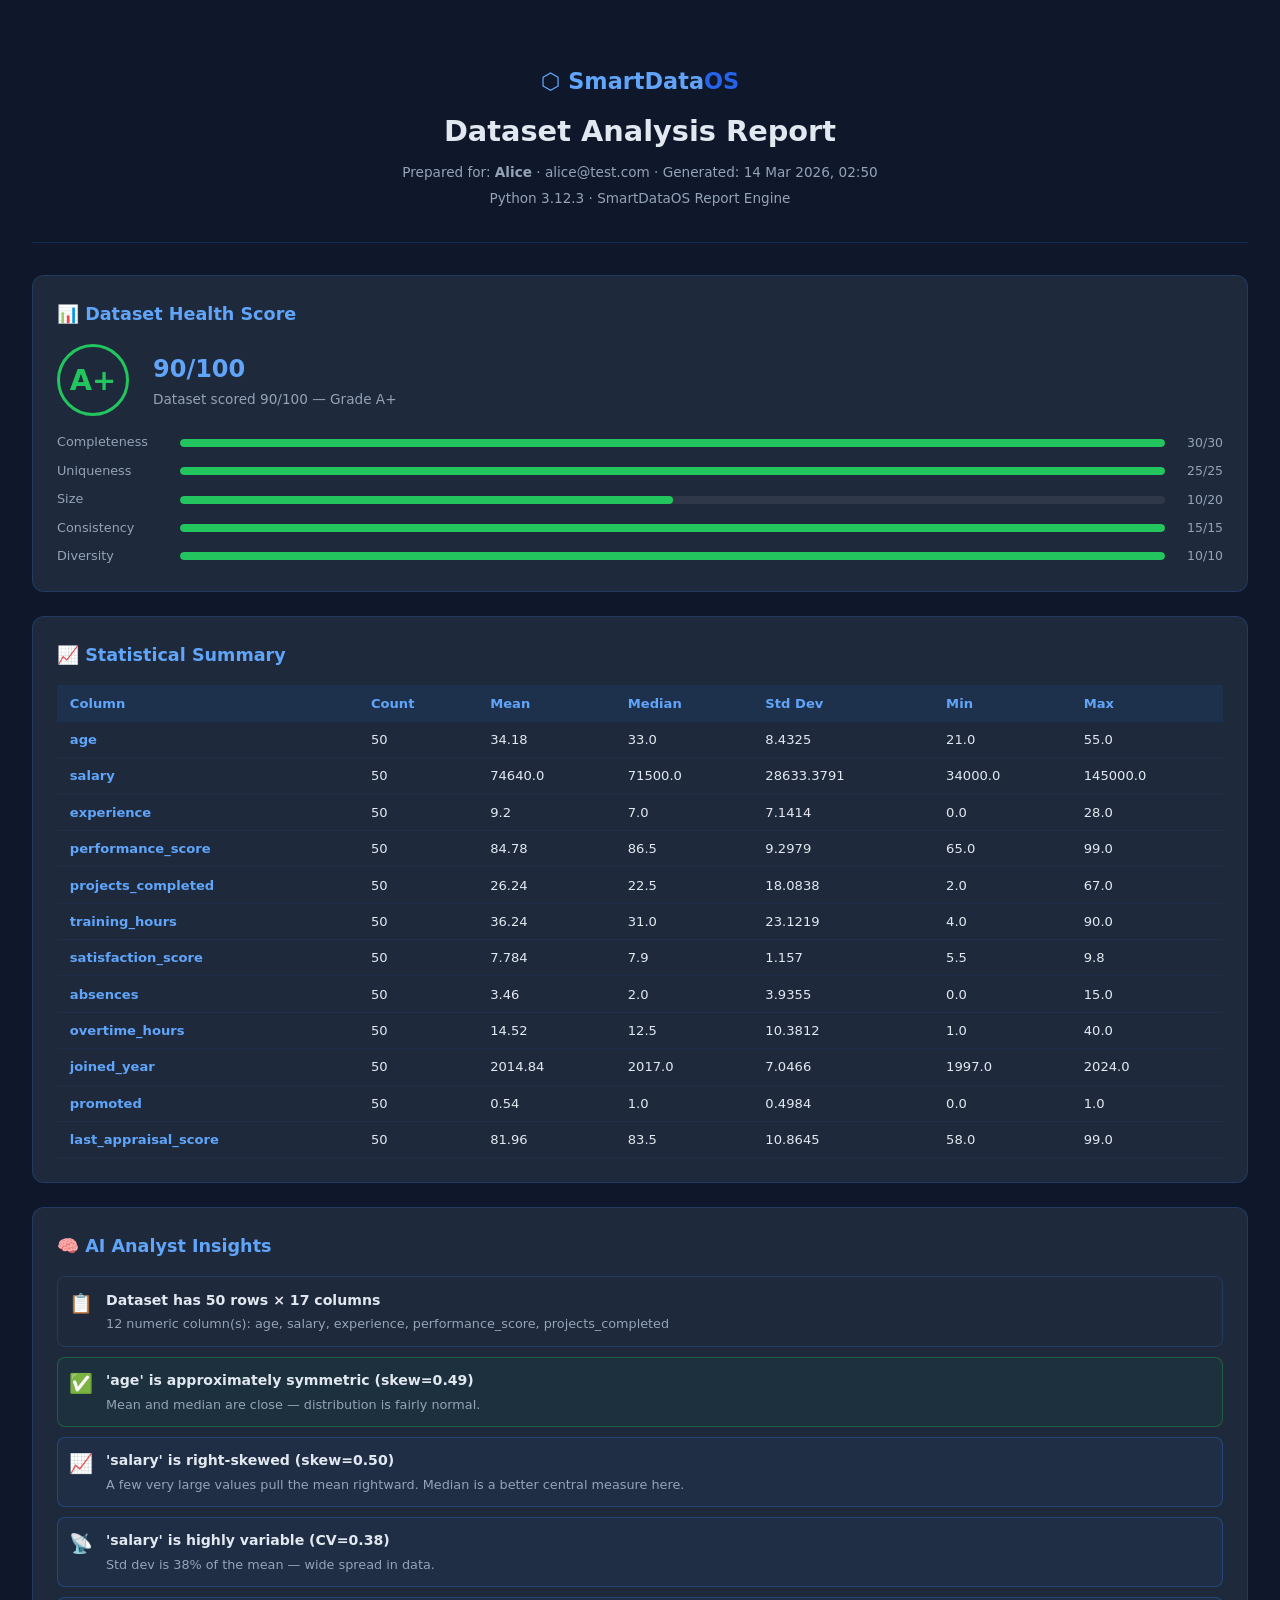
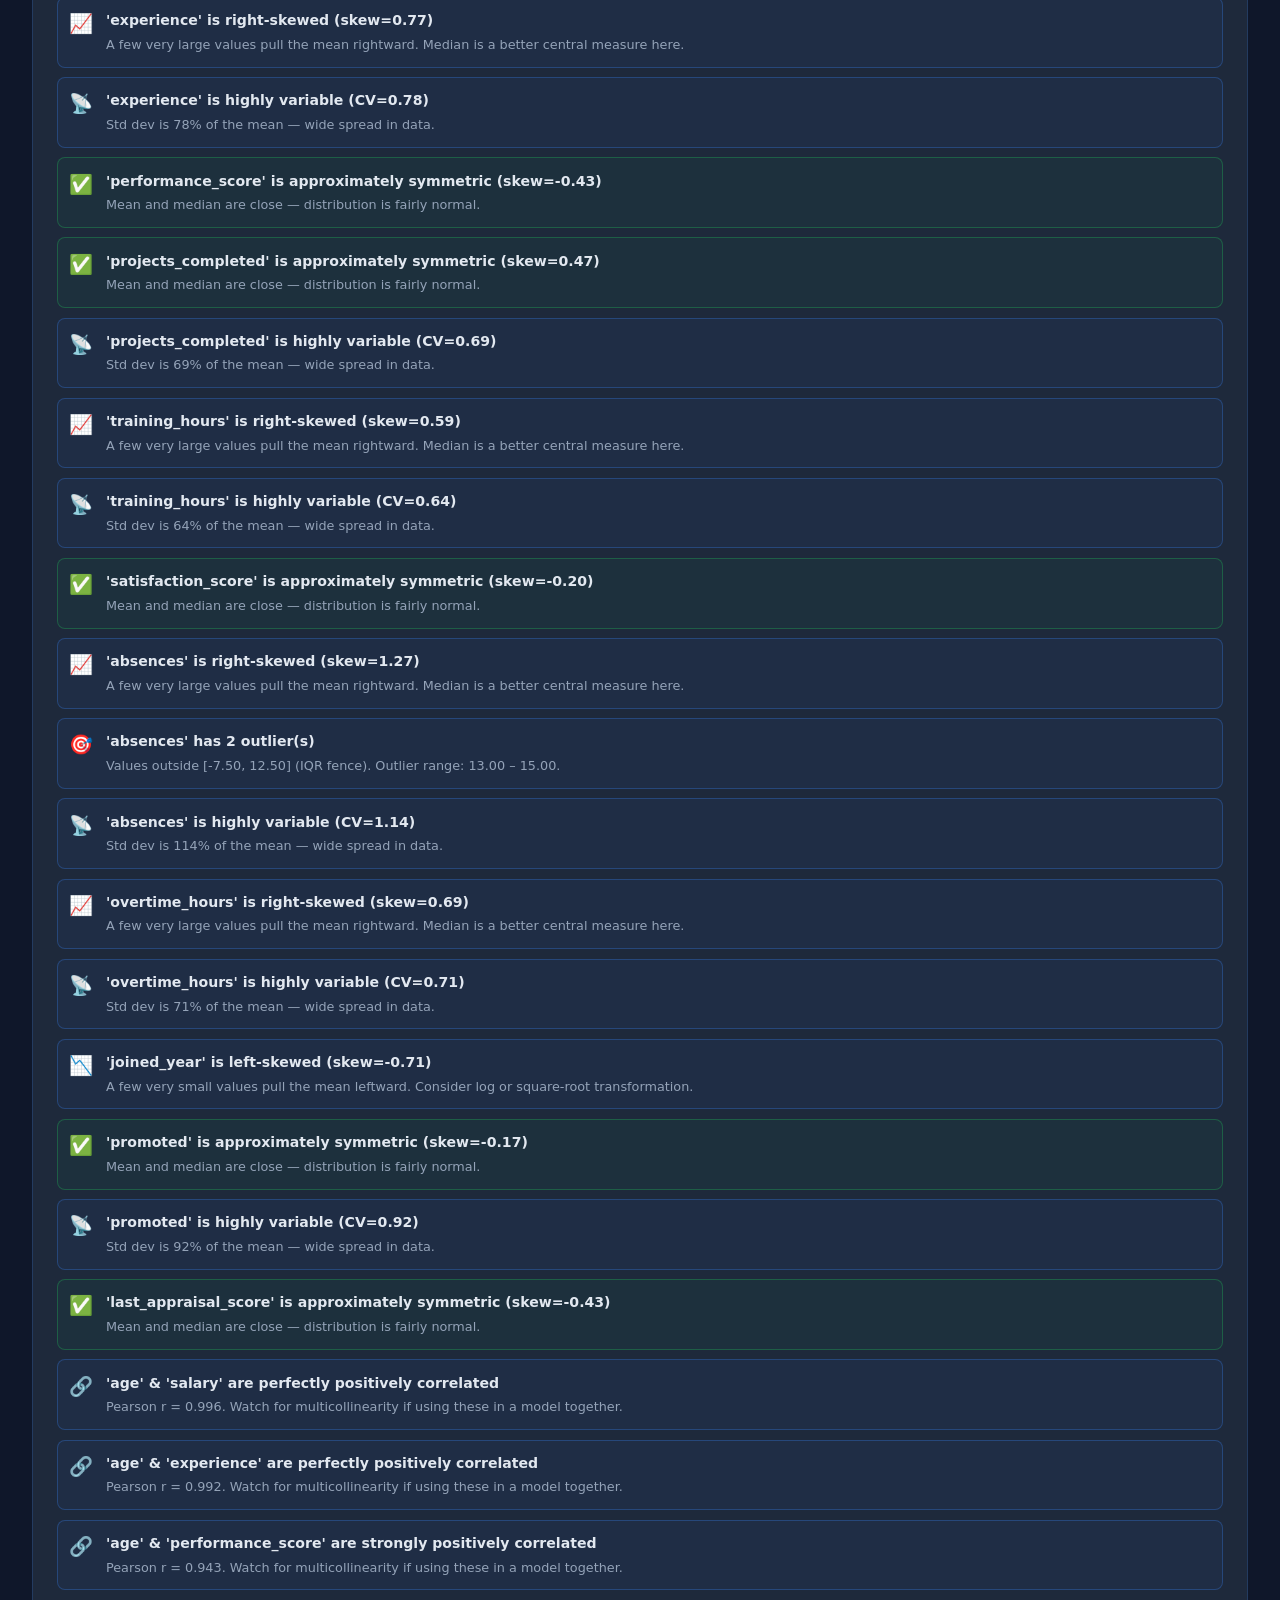
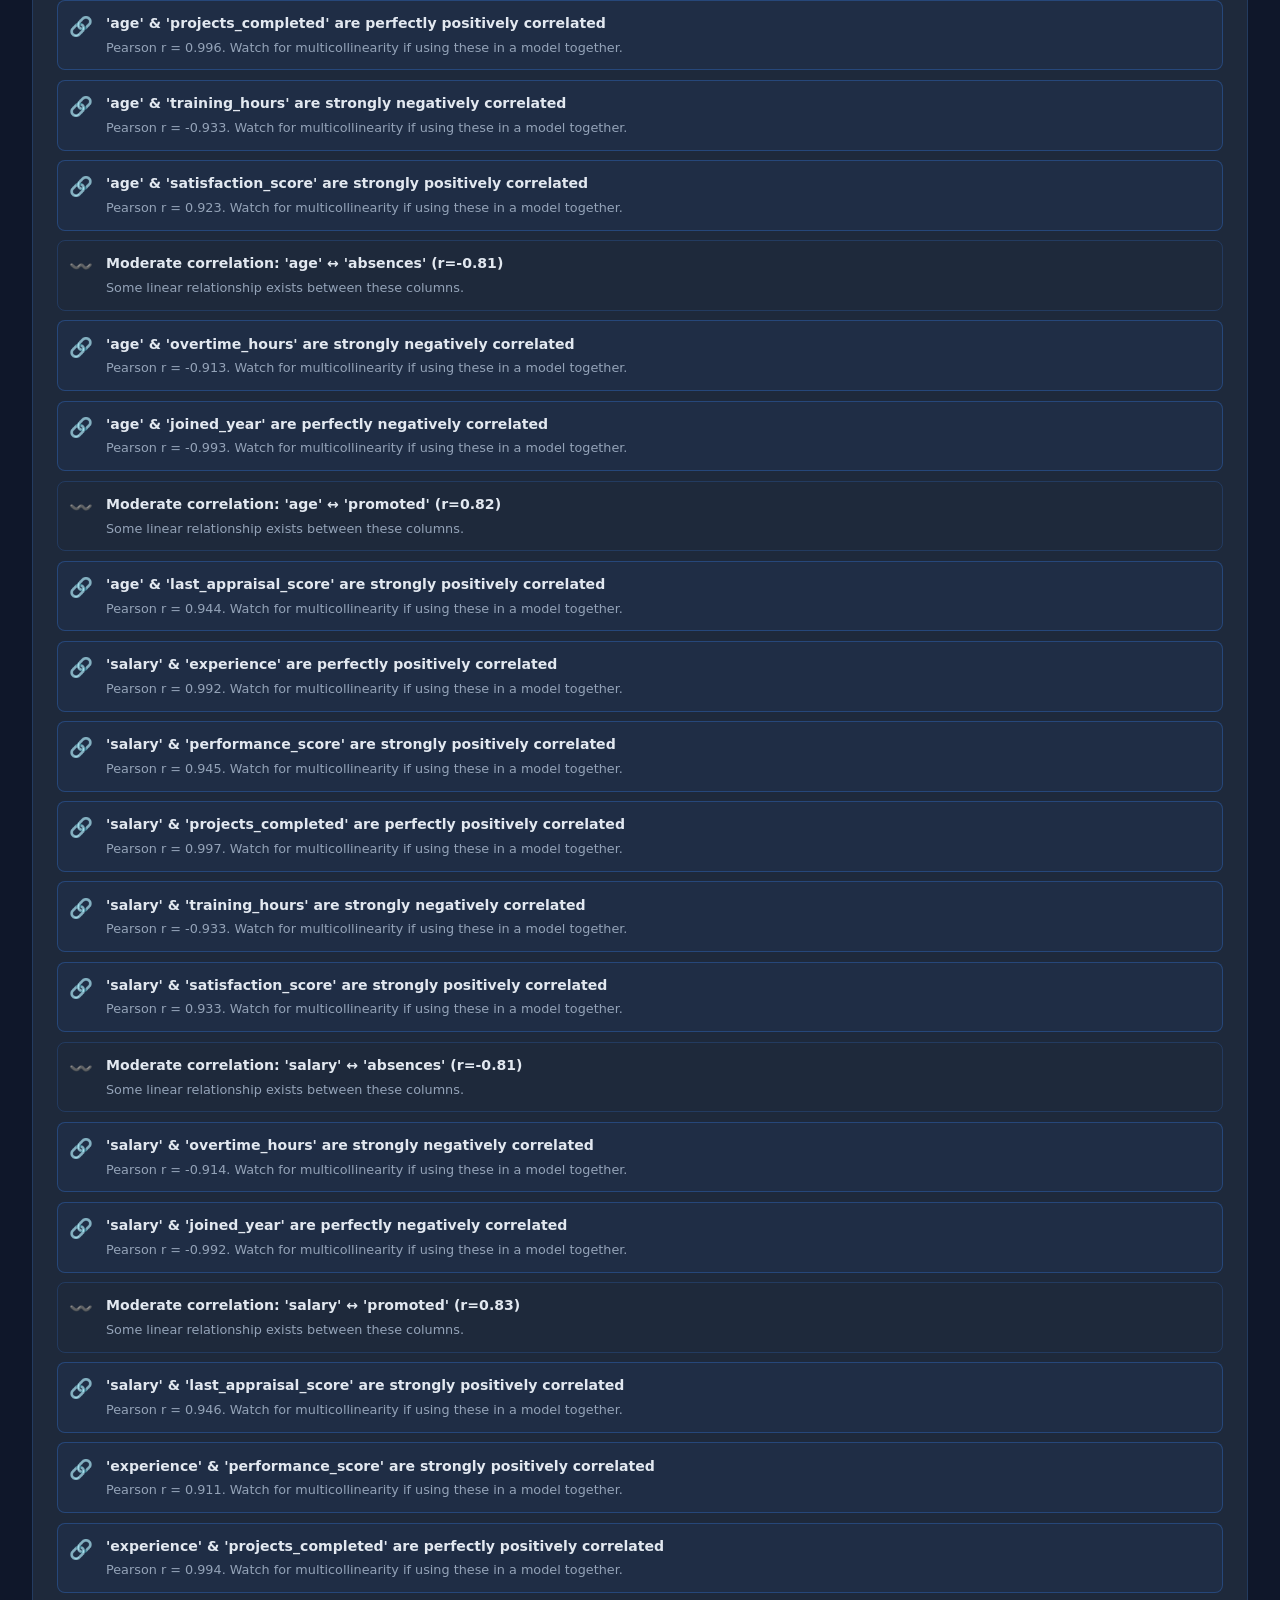
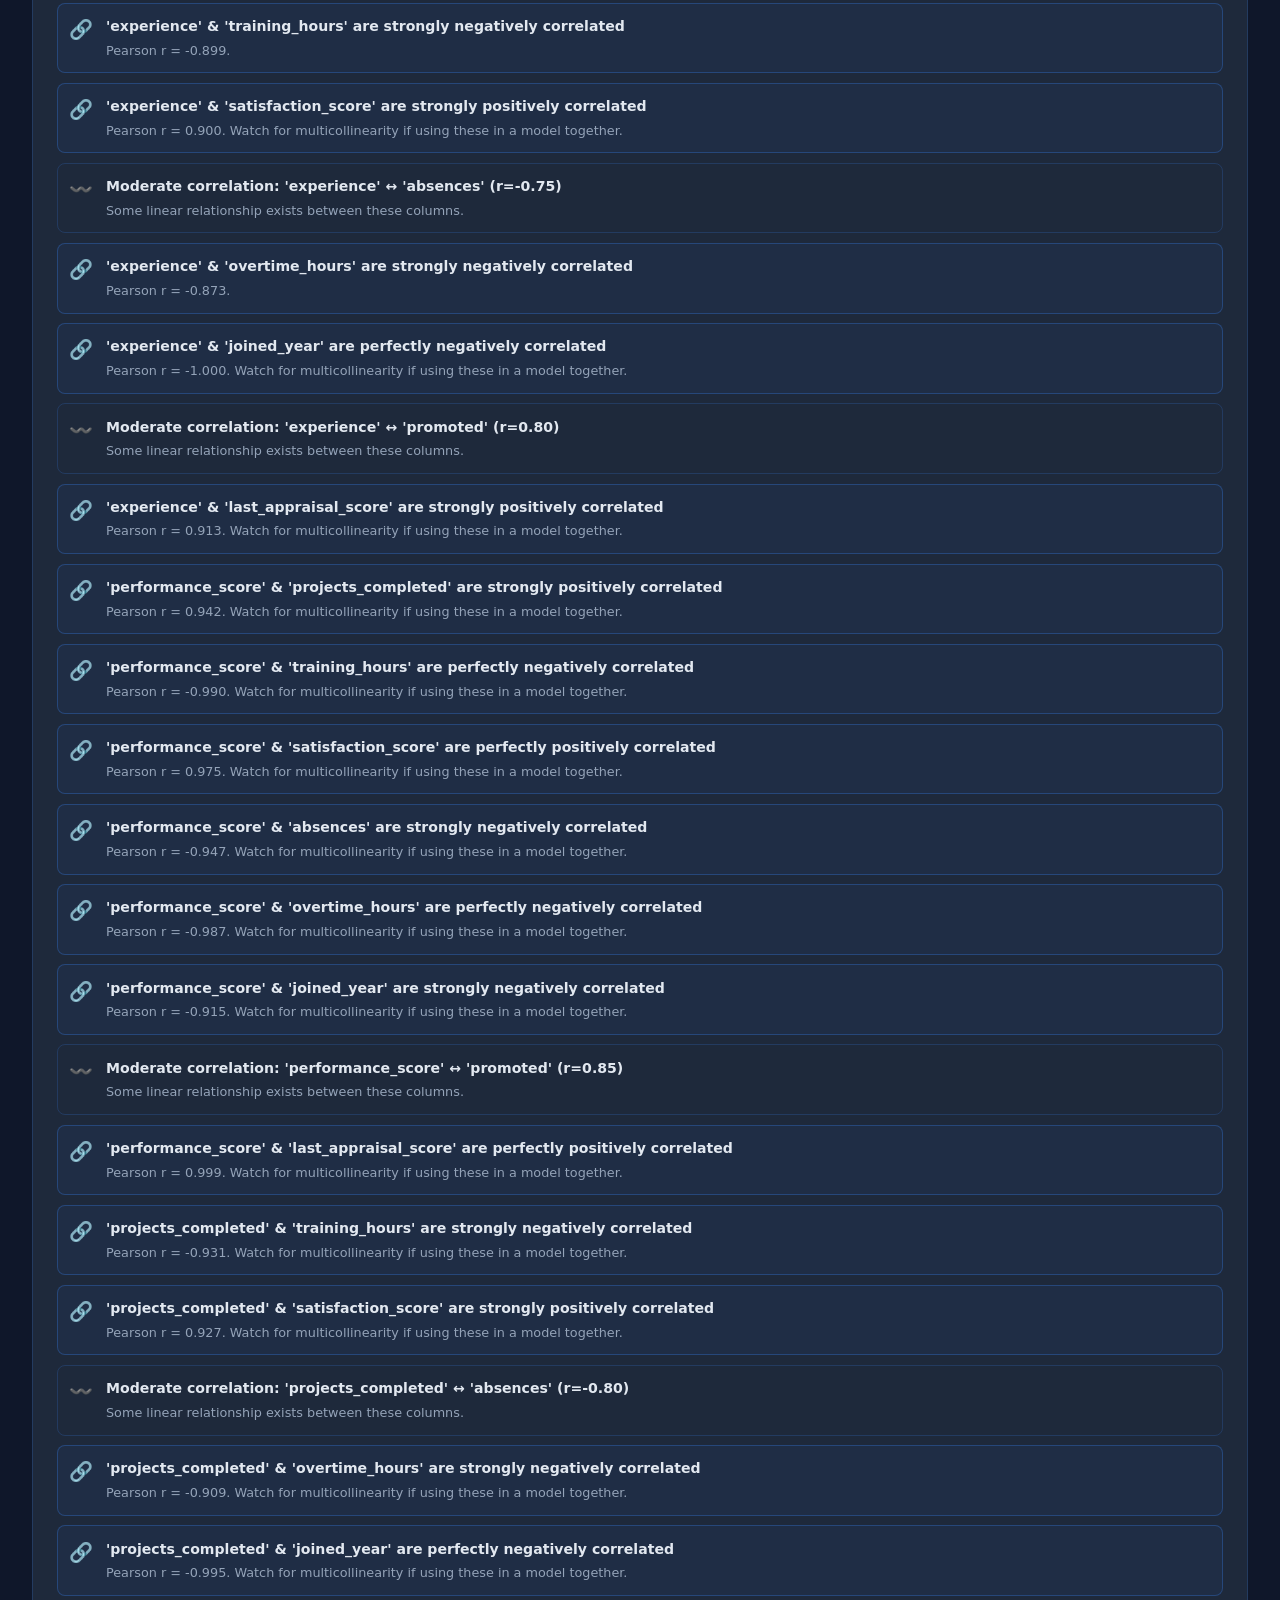
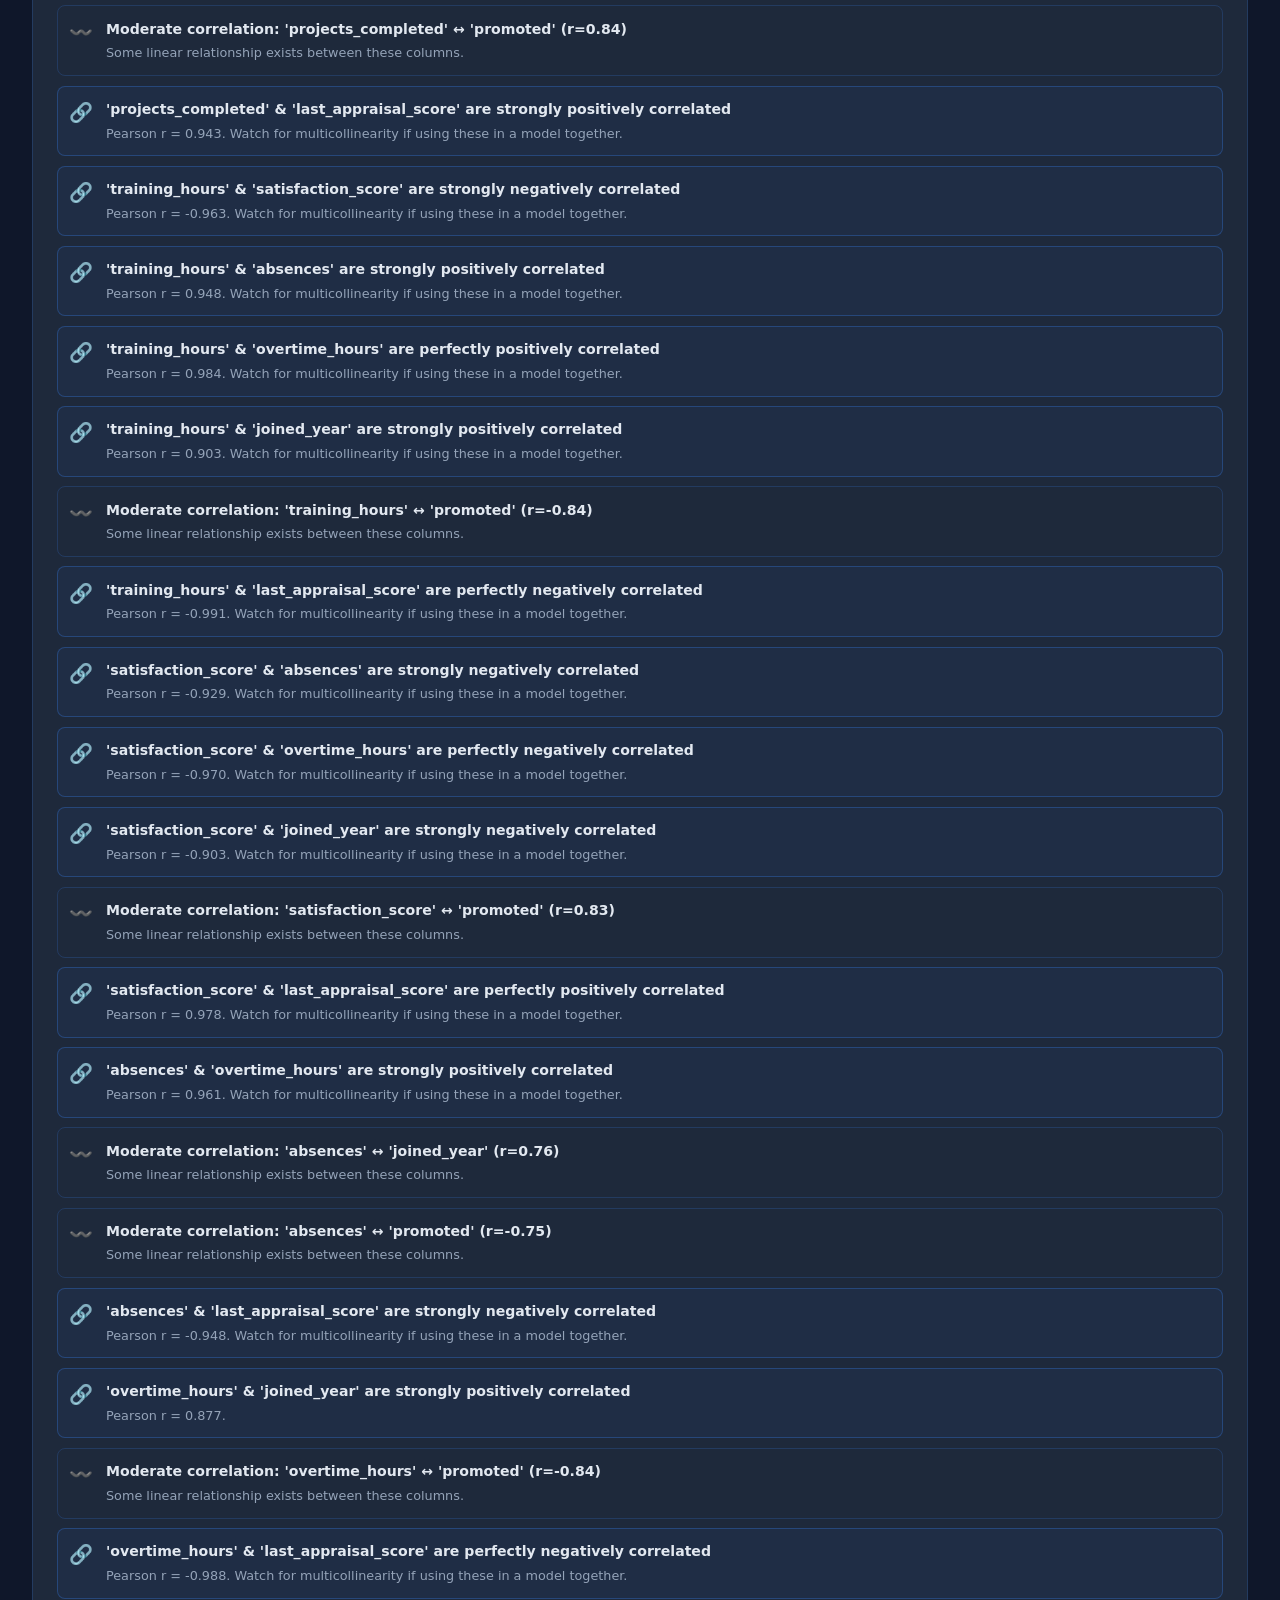
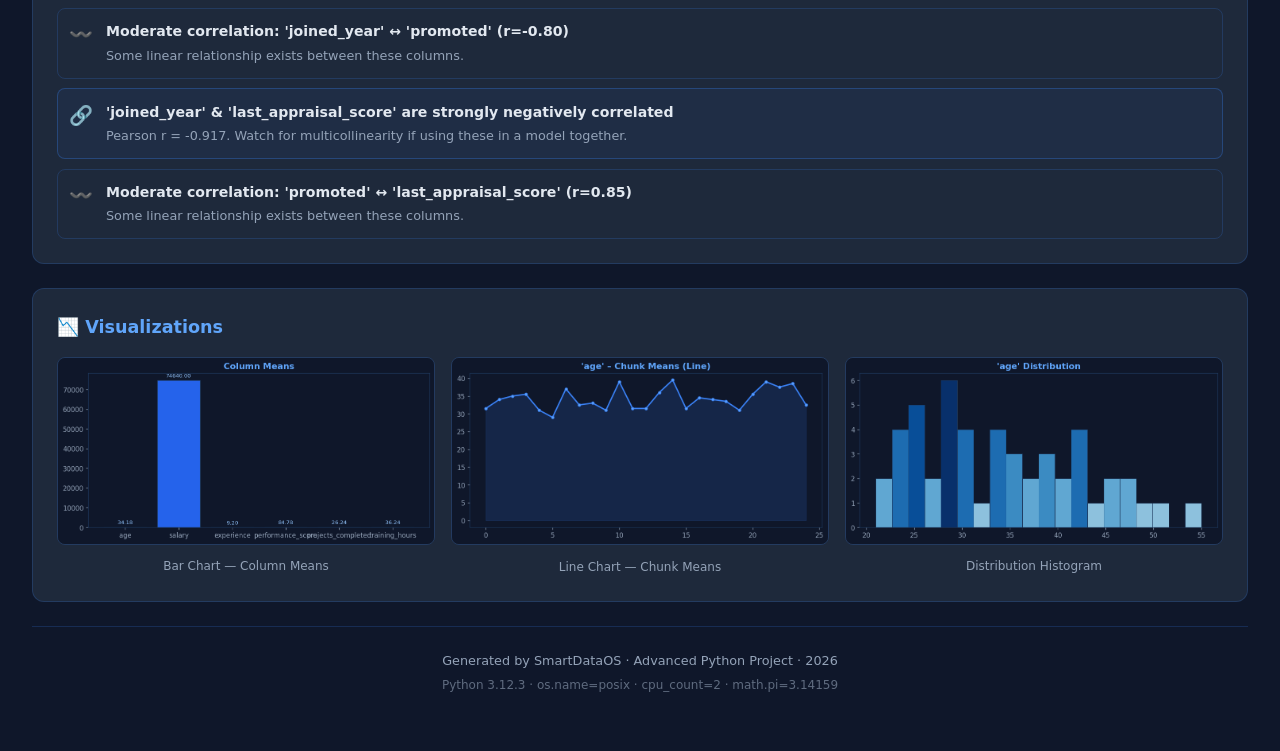
<file: smart_data_system/static/reports/report_rec_0001.html>
<!DOCTYPE html>
<html lang="en">
<head>
  <meta charset="UTF-8"/>
  <meta name="viewport" content="width=device-width,initial-scale=1"/>
  <title>SmartDataOS Report — Alice</title>
  <style>
    :root{--blue:#2563EB;--blue-light:#60A5FA;--bg:#0F172A;--surface:#1E293B;
          --text:#E2E8F0;--muted:#94A3B8;--border:rgba(59,130,246,.2);}
    *{box-sizing:border-box;margin:0;padding:0}
    body{font-family:'Segoe UI',system-ui,sans-serif;background:var(--bg);
          color:var(--text);padding:2rem;line-height:1.6}
    .rpt-header{text-align:center;padding:2rem;border-bottom:1px solid var(--border);
                 margin-bottom:2rem}
    .rpt-logo{font-size:1.4rem;font-weight:800;color:var(--blue-light);margin-bottom:.5rem}
    .rpt-logo span{color:var(--blue)}
    h1{font-size:1.8rem;margin-bottom:.5rem}
    .rpt-meta{color:var(--muted);font-size:.85rem;margin-top:.3rem}
    .rpt-section{background:var(--surface);border:1px solid var(--border);
                  border-radius:12px;padding:1.5rem;margin-bottom:1.5rem}
    .rpt-section h2{font-size:1.1rem;margin-bottom:1rem;color:var(--blue-light)}
    .health-row{display:flex;align-items:center;gap:1.5rem;margin-bottom:1rem}
    .grade-circle{width:72px;height:72px;border-radius:50%;border:3px solid;
                   display:flex;align-items:center;justify-content:center;
                   font-size:1.8rem;font-weight:800;flex-shrink:0}
    .grade-score{font-size:1.5rem;font-weight:700;color:var(--blue-light)}
    .grade-summary{color:var(--muted);font-size:.85rem}
    .health-bars{display:flex;flex-direction:column;gap:.5rem;margin-top:.8rem}
    .hb-row{display:flex;align-items:center;gap:.8rem}
    .hb-label{width:110px;font-size:.8rem;color:var(--muted);flex-shrink:0}
    .hb-track{flex:1;height:8px;background:rgba(255,255,255,.07);border-radius:99px;overflow:hidden}
    .hb-fill{height:100%;border-radius:99px;transition:width .4s}
    .hb-val{font-size:.78rem;color:var(--muted);width:45px;text-align:right}
    .rpt-table{width:100%;border-collapse:collapse;font-size:.82rem}
    .rpt-table th{background:rgba(30,58,95,.5);color:var(--blue-light);
                   padding:.5rem .8rem;text-align:left;white-space:nowrap}
    .rpt-table td{padding:.45rem .8rem;border-bottom:1px solid rgba(59,130,246,.07)}
    .rpt-table .cn{color:var(--blue-light);font-weight:600}
    .insights-list{display:flex;flex-direction:column;gap:.6rem}
    .ins-item{display:flex;gap:.8rem;padding:.7rem;border-radius:8px;
               border:1px solid var(--border);align-items:flex-start}
    .ins-critical{border-color:rgba(239,68,68,.4);background:rgba(239,68,68,.05)}
    .ins-warning{border-color:rgba(251,146,60,.3);background:rgba(251,146,60,.05)}
    .ins-good{border-color:rgba(34,197,94,.3);background:rgba(34,197,94,.05)}
    .ins-insight{border-color:rgba(59,130,246,.3);background:rgba(59,130,246,.05)}
    .ins-info{border-color:var(--border)}
    .ins-icon{font-size:1.2rem;flex-shrink:0}
    .ins-item strong{font-size:.88rem;display:block;margin-bottom:.2rem}
    .ins-item p{font-size:.8rem;color:var(--muted)}
    .rpt-charts{display:grid;grid-template-columns:repeat(auto-fit,minmax(260px,1fr));gap:1rem}
    .rpt-chart-wrap img{width:100%;border-radius:8px;border:1px solid var(--border)}
    .chart-caption{font-size:.75rem;color:var(--muted);text-align:center;margin-top:.3rem}
    .rpt-footer{text-align:center;padding:1.5rem;color:var(--muted);font-size:.8rem;
                 border-top:1px solid var(--border);margin-top:1rem}
    @media print{body{background:#fff;color:#000}
      .rpt-section{border:1px solid #ccc}}
  </style>
</head>
<body>

    <div class="rpt-header">
      <div class="rpt-logo">⬡ SmartData<span>OS</span></div>
      <h1>Dataset Analysis Report</h1>
      <p class="rpt-meta">
        Prepared for: <strong>Alice</strong> ·
        alice@test.com ·
        Generated: 14 Mar 2026, 02:50
      </p>
      <p class="rpt-meta">Python 3.12.3 · SmartDataOS Report Engine</p>
    </div>

    <div class="rpt-section">
      <h2>📊 Dataset Health Score</h2>
      <div class="health-row">
        <div class="grade-circle" style="border-color:#22c55e;color:#22c55e">
          A+
        </div>
        <div>
          <div class="grade-score">90/100</div>
          <div class="grade-summary">Dataset scored 90/100 — Grade A+</div>
        </div>
      </div>
      <div class="health-bars">
            <div class="hb-row">
              <span class="hb-label">Completeness</span>
              <div class="hb-track">
                <div class="hb-fill" style="width:100%;background:#22c55e"></div>
              </div>
              <span class="hb-val">30/30</span>
            </div>
            <div class="hb-row">
              <span class="hb-label">Uniqueness</span>
              <div class="hb-track">
                <div class="hb-fill" style="width:100%;background:#22c55e"></div>
              </div>
              <span class="hb-val">25/25</span>
            </div>
            <div class="hb-row">
              <span class="hb-label">Size</span>
              <div class="hb-track">
                <div class="hb-fill" style="width:50%;background:#22c55e"></div>
              </div>
              <span class="hb-val">10/20</span>
            </div>
            <div class="hb-row">
              <span class="hb-label">Consistency</span>
              <div class="hb-track">
                <div class="hb-fill" style="width:100%;background:#22c55e"></div>
              </div>
              <span class="hb-val">15/15</span>
            </div>
            <div class="hb-row">
              <span class="hb-label">Diversity</span>
              <div class="hb-track">
                <div class="hb-fill" style="width:100%;background:#22c55e"></div>
              </div>
              <span class="hb-val">10/10</span>
            </div></div>
    </div>

    <div class="rpt-section">
      <h2>📈 Statistical Summary</h2>
      <table class="rpt-table">
        <thead><tr>
          <th>Column</th><th>Count</th><th>Mean</th><th>Median</th>
          <th>Std Dev</th><th>Min</th><th>Max</th>
        </tr></thead>
        <tbody>
            <tr>
              <td class="cn">age</td>
              <td>50</td><td>34.18</td><td>33.0</td>
              <td>8.4325</td><td>21.0</td><td>55.0</td>
            </tr>
            <tr>
              <td class="cn">salary</td>
              <td>50</td><td>74640.0</td><td>71500.0</td>
              <td>28633.3791</td><td>34000.0</td><td>145000.0</td>
            </tr>
            <tr>
              <td class="cn">experience</td>
              <td>50</td><td>9.2</td><td>7.0</td>
              <td>7.1414</td><td>0.0</td><td>28.0</td>
            </tr>
            <tr>
              <td class="cn">performance_score</td>
              <td>50</td><td>84.78</td><td>86.5</td>
              <td>9.2979</td><td>65.0</td><td>99.0</td>
            </tr>
            <tr>
              <td class="cn">projects_completed</td>
              <td>50</td><td>26.24</td><td>22.5</td>
              <td>18.0838</td><td>2.0</td><td>67.0</td>
            </tr>
            <tr>
              <td class="cn">training_hours</td>
              <td>50</td><td>36.24</td><td>31.0</td>
              <td>23.1219</td><td>4.0</td><td>90.0</td>
            </tr>
            <tr>
              <td class="cn">satisfaction_score</td>
              <td>50</td><td>7.784</td><td>7.9</td>
              <td>1.157</td><td>5.5</td><td>9.8</td>
            </tr>
            <tr>
              <td class="cn">absences</td>
              <td>50</td><td>3.46</td><td>2.0</td>
              <td>3.9355</td><td>0.0</td><td>15.0</td>
            </tr>
            <tr>
              <td class="cn">overtime_hours</td>
              <td>50</td><td>14.52</td><td>12.5</td>
              <td>10.3812</td><td>1.0</td><td>40.0</td>
            </tr>
            <tr>
              <td class="cn">joined_year</td>
              <td>50</td><td>2014.84</td><td>2017.0</td>
              <td>7.0466</td><td>1997.0</td><td>2024.0</td>
            </tr>
            <tr>
              <td class="cn">promoted</td>
              <td>50</td><td>0.54</td><td>1.0</td>
              <td>0.4984</td><td>0.0</td><td>1.0</td>
            </tr>
            <tr>
              <td class="cn">last_appraisal_score</td>
              <td>50</td><td>81.96</td><td>83.5</td>
              <td>10.8645</td><td>58.0</td><td>99.0</td>
            </tr></tbody>
      </table>
    </div>

    <div class="rpt-section">
      <h2>🧠 AI Analyst Insights</h2>
      <div class="insights-list">
            <div class="ins-item ins-info">
              <span class="ins-icon">📋</span>
              <div>
                <strong>Dataset has 50 rows × 17 columns</strong>
                <p>12 numeric column(s): age, salary, experience, performance_score, projects_completed</p>
              </div>
            </div>
            <div class="ins-item ins-good">
              <span class="ins-icon">✅</span>
              <div>
                <strong>'age' is approximately symmetric (skew=0.49)</strong>
                <p>Mean and median are close — distribution is fairly normal.</p>
              </div>
            </div>
            <div class="ins-item ins-insight">
              <span class="ins-icon">📈</span>
              <div>
                <strong>'salary' is right-skewed (skew=0.50)</strong>
                <p>A few very large values pull the mean rightward. Median is a better central measure here.</p>
              </div>
            </div>
            <div class="ins-item ins-insight">
              <span class="ins-icon">📡</span>
              <div>
                <strong>'salary' is highly variable (CV=0.38)</strong>
                <p>Std dev is 38% of the mean — wide spread in data.</p>
              </div>
            </div>
            <div class="ins-item ins-insight">
              <span class="ins-icon">📈</span>
              <div>
                <strong>'experience' is right-skewed (skew=0.77)</strong>
                <p>A few very large values pull the mean rightward. Median is a better central measure here.</p>
              </div>
            </div>
            <div class="ins-item ins-insight">
              <span class="ins-icon">📡</span>
              <div>
                <strong>'experience' is highly variable (CV=0.78)</strong>
                <p>Std dev is 78% of the mean — wide spread in data.</p>
              </div>
            </div>
            <div class="ins-item ins-good">
              <span class="ins-icon">✅</span>
              <div>
                <strong>'performance_score' is approximately symmetric (skew=-0.43)</strong>
                <p>Mean and median are close — distribution is fairly normal.</p>
              </div>
            </div>
            <div class="ins-item ins-good">
              <span class="ins-icon">✅</span>
              <div>
                <strong>'projects_completed' is approximately symmetric (skew=0.47)</strong>
                <p>Mean and median are close — distribution is fairly normal.</p>
              </div>
            </div>
            <div class="ins-item ins-insight">
              <span class="ins-icon">📡</span>
              <div>
                <strong>'projects_completed' is highly variable (CV=0.69)</strong>
                <p>Std dev is 69% of the mean — wide spread in data.</p>
              </div>
            </div>
            <div class="ins-item ins-insight">
              <span class="ins-icon">📈</span>
              <div>
                <strong>'training_hours' is right-skewed (skew=0.59)</strong>
                <p>A few very large values pull the mean rightward. Median is a better central measure here.</p>
              </div>
            </div>
            <div class="ins-item ins-insight">
              <span class="ins-icon">📡</span>
              <div>
                <strong>'training_hours' is highly variable (CV=0.64)</strong>
                <p>Std dev is 64% of the mean — wide spread in data.</p>
              </div>
            </div>
            <div class="ins-item ins-good">
              <span class="ins-icon">✅</span>
              <div>
                <strong>'satisfaction_score' is approximately symmetric (skew=-0.20)</strong>
                <p>Mean and median are close — distribution is fairly normal.</p>
              </div>
            </div>
            <div class="ins-item ins-insight">
              <span class="ins-icon">📈</span>
              <div>
                <strong>'absences' is right-skewed (skew=1.27)</strong>
                <p>A few very large values pull the mean rightward. Median is a better central measure here.</p>
              </div>
            </div>
            <div class="ins-item ins-insight">
              <span class="ins-icon">🎯</span>
              <div>
                <strong>'absences' has 2 outlier(s)</strong>
                <p>Values outside [-7.50, 12.50] (IQR fence). Outlier range: 13.00 – 15.00.</p>
              </div>
            </div>
            <div class="ins-item ins-insight">
              <span class="ins-icon">📡</span>
              <div>
                <strong>'absences' is highly variable (CV=1.14)</strong>
                <p>Std dev is 114% of the mean — wide spread in data.</p>
              </div>
            </div>
            <div class="ins-item ins-insight">
              <span class="ins-icon">📈</span>
              <div>
                <strong>'overtime_hours' is right-skewed (skew=0.69)</strong>
                <p>A few very large values pull the mean rightward. Median is a better central measure here.</p>
              </div>
            </div>
            <div class="ins-item ins-insight">
              <span class="ins-icon">📡</span>
              <div>
                <strong>'overtime_hours' is highly variable (CV=0.71)</strong>
                <p>Std dev is 71% of the mean — wide spread in data.</p>
              </div>
            </div>
            <div class="ins-item ins-insight">
              <span class="ins-icon">📉</span>
              <div>
                <strong>'joined_year' is left-skewed (skew=-0.71)</strong>
                <p>A few very small values pull the mean leftward. Consider log or square-root transformation.</p>
              </div>
            </div>
            <div class="ins-item ins-good">
              <span class="ins-icon">✅</span>
              <div>
                <strong>'promoted' is approximately symmetric (skew=-0.17)</strong>
                <p>Mean and median are close — distribution is fairly normal.</p>
              </div>
            </div>
            <div class="ins-item ins-insight">
              <span class="ins-icon">📡</span>
              <div>
                <strong>'promoted' is highly variable (CV=0.92)</strong>
                <p>Std dev is 92% of the mean — wide spread in data.</p>
              </div>
            </div>
            <div class="ins-item ins-good">
              <span class="ins-icon">✅</span>
              <div>
                <strong>'last_appraisal_score' is approximately symmetric (skew=-0.43)</strong>
                <p>Mean and median are close — distribution is fairly normal.</p>
              </div>
            </div>
            <div class="ins-item ins-insight">
              <span class="ins-icon">🔗</span>
              <div>
                <strong>'age' & 'salary' are perfectly positively correlated</strong>
                <p>Pearson r = 0.996. Watch for multicollinearity if using these in a model together.</p>
              </div>
            </div>
            <div class="ins-item ins-insight">
              <span class="ins-icon">🔗</span>
              <div>
                <strong>'age' & 'experience' are perfectly positively correlated</strong>
                <p>Pearson r = 0.992. Watch for multicollinearity if using these in a model together.</p>
              </div>
            </div>
            <div class="ins-item ins-insight">
              <span class="ins-icon">🔗</span>
              <div>
                <strong>'age' & 'performance_score' are strongly positively correlated</strong>
                <p>Pearson r = 0.943. Watch for multicollinearity if using these in a model together.</p>
              </div>
            </div>
            <div class="ins-item ins-insight">
              <span class="ins-icon">🔗</span>
              <div>
                <strong>'age' & 'projects_completed' are perfectly positively correlated</strong>
                <p>Pearson r = 0.996. Watch for multicollinearity if using these in a model together.</p>
              </div>
            </div>
            <div class="ins-item ins-insight">
              <span class="ins-icon">🔗</span>
              <div>
                <strong>'age' & 'training_hours' are strongly negatively correlated</strong>
                <p>Pearson r = -0.933. Watch for multicollinearity if using these in a model together.</p>
              </div>
            </div>
            <div class="ins-item ins-insight">
              <span class="ins-icon">🔗</span>
              <div>
                <strong>'age' & 'satisfaction_score' are strongly positively correlated</strong>
                <p>Pearson r = 0.923. Watch for multicollinearity if using these in a model together.</p>
              </div>
            </div>
            <div class="ins-item ins-info">
              <span class="ins-icon">〰️</span>
              <div>
                <strong>Moderate correlation: 'age' ↔ 'absences' (r=-0.81)</strong>
                <p>Some linear relationship exists between these columns.</p>
              </div>
            </div>
            <div class="ins-item ins-insight">
              <span class="ins-icon">🔗</span>
              <div>
                <strong>'age' & 'overtime_hours' are strongly negatively correlated</strong>
                <p>Pearson r = -0.913. Watch for multicollinearity if using these in a model together.</p>
              </div>
            </div>
            <div class="ins-item ins-insight">
              <span class="ins-icon">🔗</span>
              <div>
                <strong>'age' & 'joined_year' are perfectly negatively correlated</strong>
                <p>Pearson r = -0.993. Watch for multicollinearity if using these in a model together.</p>
              </div>
            </div>
            <div class="ins-item ins-info">
              <span class="ins-icon">〰️</span>
              <div>
                <strong>Moderate correlation: 'age' ↔ 'promoted' (r=0.82)</strong>
                <p>Some linear relationship exists between these columns.</p>
              </div>
            </div>
            <div class="ins-item ins-insight">
              <span class="ins-icon">🔗</span>
              <div>
                <strong>'age' & 'last_appraisal_score' are strongly positively correlated</strong>
                <p>Pearson r = 0.944. Watch for multicollinearity if using these in a model together.</p>
              </div>
            </div>
            <div class="ins-item ins-insight">
              <span class="ins-icon">🔗</span>
              <div>
                <strong>'salary' & 'experience' are perfectly positively correlated</strong>
                <p>Pearson r = 0.992. Watch for multicollinearity if using these in a model together.</p>
              </div>
            </div>
            <div class="ins-item ins-insight">
              <span class="ins-icon">🔗</span>
              <div>
                <strong>'salary' & 'performance_score' are strongly positively correlated</strong>
                <p>Pearson r = 0.945. Watch for multicollinearity if using these in a model together.</p>
              </div>
            </div>
            <div class="ins-item ins-insight">
              <span class="ins-icon">🔗</span>
              <div>
                <strong>'salary' & 'projects_completed' are perfectly positively correlated</strong>
                <p>Pearson r = 0.997. Watch for multicollinearity if using these in a model together.</p>
              </div>
            </div>
            <div class="ins-item ins-insight">
              <span class="ins-icon">🔗</span>
              <div>
                <strong>'salary' & 'training_hours' are strongly negatively correlated</strong>
                <p>Pearson r = -0.933. Watch for multicollinearity if using these in a model together.</p>
              </div>
            </div>
            <div class="ins-item ins-insight">
              <span class="ins-icon">🔗</span>
              <div>
                <strong>'salary' & 'satisfaction_score' are strongly positively correlated</strong>
                <p>Pearson r = 0.933. Watch for multicollinearity if using these in a model together.</p>
              </div>
            </div>
            <div class="ins-item ins-info">
              <span class="ins-icon">〰️</span>
              <div>
                <strong>Moderate correlation: 'salary' ↔ 'absences' (r=-0.81)</strong>
                <p>Some linear relationship exists between these columns.</p>
              </div>
            </div>
            <div class="ins-item ins-insight">
              <span class="ins-icon">🔗</span>
              <div>
                <strong>'salary' & 'overtime_hours' are strongly negatively correlated</strong>
                <p>Pearson r = -0.914. Watch for multicollinearity if using these in a model together.</p>
              </div>
            </div>
            <div class="ins-item ins-insight">
              <span class="ins-icon">🔗</span>
              <div>
                <strong>'salary' & 'joined_year' are perfectly negatively correlated</strong>
                <p>Pearson r = -0.992. Watch for multicollinearity if using these in a model together.</p>
              </div>
            </div>
            <div class="ins-item ins-info">
              <span class="ins-icon">〰️</span>
              <div>
                <strong>Moderate correlation: 'salary' ↔ 'promoted' (r=0.83)</strong>
                <p>Some linear relationship exists between these columns.</p>
              </div>
            </div>
            <div class="ins-item ins-insight">
              <span class="ins-icon">🔗</span>
              <div>
                <strong>'salary' & 'last_appraisal_score' are strongly positively correlated</strong>
                <p>Pearson r = 0.946. Watch for multicollinearity if using these in a model together.</p>
              </div>
            </div>
            <div class="ins-item ins-insight">
              <span class="ins-icon">🔗</span>
              <div>
                <strong>'experience' & 'performance_score' are strongly positively correlated</strong>
                <p>Pearson r = 0.911. Watch for multicollinearity if using these in a model together.</p>
              </div>
            </div>
            <div class="ins-item ins-insight">
              <span class="ins-icon">🔗</span>
              <div>
                <strong>'experience' & 'projects_completed' are perfectly positively correlated</strong>
                <p>Pearson r = 0.994. Watch for multicollinearity if using these in a model together.</p>
              </div>
            </div>
            <div class="ins-item ins-insight">
              <span class="ins-icon">🔗</span>
              <div>
                <strong>'experience' & 'training_hours' are strongly negatively correlated</strong>
                <p>Pearson r = -0.899. </p>
              </div>
            </div>
            <div class="ins-item ins-insight">
              <span class="ins-icon">🔗</span>
              <div>
                <strong>'experience' & 'satisfaction_score' are strongly positively correlated</strong>
                <p>Pearson r = 0.900. Watch for multicollinearity if using these in a model together.</p>
              </div>
            </div>
            <div class="ins-item ins-info">
              <span class="ins-icon">〰️</span>
              <div>
                <strong>Moderate correlation: 'experience' ↔ 'absences' (r=-0.75)</strong>
                <p>Some linear relationship exists between these columns.</p>
              </div>
            </div>
            <div class="ins-item ins-insight">
              <span class="ins-icon">🔗</span>
              <div>
                <strong>'experience' & 'overtime_hours' are strongly negatively correlated</strong>
                <p>Pearson r = -0.873. </p>
              </div>
            </div>
            <div class="ins-item ins-insight">
              <span class="ins-icon">🔗</span>
              <div>
                <strong>'experience' & 'joined_year' are perfectly negatively correlated</strong>
                <p>Pearson r = -1.000. Watch for multicollinearity if using these in a model together.</p>
              </div>
            </div>
            <div class="ins-item ins-info">
              <span class="ins-icon">〰️</span>
              <div>
                <strong>Moderate correlation: 'experience' ↔ 'promoted' (r=0.80)</strong>
                <p>Some linear relationship exists between these columns.</p>
              </div>
            </div>
            <div class="ins-item ins-insight">
              <span class="ins-icon">🔗</span>
              <div>
                <strong>'experience' & 'last_appraisal_score' are strongly positively correlated</strong>
                <p>Pearson r = 0.913. Watch for multicollinearity if using these in a model together.</p>
              </div>
            </div>
            <div class="ins-item ins-insight">
              <span class="ins-icon">🔗</span>
              <div>
                <strong>'performance_score' & 'projects_completed' are strongly positively correlated</strong>
                <p>Pearson r = 0.942. Watch for multicollinearity if using these in a model together.</p>
              </div>
            </div>
            <div class="ins-item ins-insight">
              <span class="ins-icon">🔗</span>
              <div>
                <strong>'performance_score' & 'training_hours' are perfectly negatively correlated</strong>
                <p>Pearson r = -0.990. Watch for multicollinearity if using these in a model together.</p>
              </div>
            </div>
            <div class="ins-item ins-insight">
              <span class="ins-icon">🔗</span>
              <div>
                <strong>'performance_score' & 'satisfaction_score' are perfectly positively correlated</strong>
                <p>Pearson r = 0.975. Watch for multicollinearity if using these in a model together.</p>
              </div>
            </div>
            <div class="ins-item ins-insight">
              <span class="ins-icon">🔗</span>
              <div>
                <strong>'performance_score' & 'absences' are strongly negatively correlated</strong>
                <p>Pearson r = -0.947. Watch for multicollinearity if using these in a model together.</p>
              </div>
            </div>
            <div class="ins-item ins-insight">
              <span class="ins-icon">🔗</span>
              <div>
                <strong>'performance_score' & 'overtime_hours' are perfectly negatively correlated</strong>
                <p>Pearson r = -0.987. Watch for multicollinearity if using these in a model together.</p>
              </div>
            </div>
            <div class="ins-item ins-insight">
              <span class="ins-icon">🔗</span>
              <div>
                <strong>'performance_score' & 'joined_year' are strongly negatively correlated</strong>
                <p>Pearson r = -0.915. Watch for multicollinearity if using these in a model together.</p>
              </div>
            </div>
            <div class="ins-item ins-info">
              <span class="ins-icon">〰️</span>
              <div>
                <strong>Moderate correlation: 'performance_score' ↔ 'promoted' (r=0.85)</strong>
                <p>Some linear relationship exists between these columns.</p>
              </div>
            </div>
            <div class="ins-item ins-insight">
              <span class="ins-icon">🔗</span>
              <div>
                <strong>'performance_score' & 'last_appraisal_score' are perfectly positively correlated</strong>
                <p>Pearson r = 0.999. Watch for multicollinearity if using these in a model together.</p>
              </div>
            </div>
            <div class="ins-item ins-insight">
              <span class="ins-icon">🔗</span>
              <div>
                <strong>'projects_completed' & 'training_hours' are strongly negatively correlated</strong>
                <p>Pearson r = -0.931. Watch for multicollinearity if using these in a model together.</p>
              </div>
            </div>
            <div class="ins-item ins-insight">
              <span class="ins-icon">🔗</span>
              <div>
                <strong>'projects_completed' & 'satisfaction_score' are strongly positively correlated</strong>
                <p>Pearson r = 0.927. Watch for multicollinearity if using these in a model together.</p>
              </div>
            </div>
            <div class="ins-item ins-info">
              <span class="ins-icon">〰️</span>
              <div>
                <strong>Moderate correlation: 'projects_completed' ↔ 'absences' (r=-0.80)</strong>
                <p>Some linear relationship exists between these columns.</p>
              </div>
            </div>
            <div class="ins-item ins-insight">
              <span class="ins-icon">🔗</span>
              <div>
                <strong>'projects_completed' & 'overtime_hours' are strongly negatively correlated</strong>
                <p>Pearson r = -0.909. Watch for multicollinearity if using these in a model together.</p>
              </div>
            </div>
            <div class="ins-item ins-insight">
              <span class="ins-icon">🔗</span>
              <div>
                <strong>'projects_completed' & 'joined_year' are perfectly negatively correlated</strong>
                <p>Pearson r = -0.995. Watch for multicollinearity if using these in a model together.</p>
              </div>
            </div>
            <div class="ins-item ins-info">
              <span class="ins-icon">〰️</span>
              <div>
                <strong>Moderate correlation: 'projects_completed' ↔ 'promoted' (r=0.84)</strong>
                <p>Some linear relationship exists between these columns.</p>
              </div>
            </div>
            <div class="ins-item ins-insight">
              <span class="ins-icon">🔗</span>
              <div>
                <strong>'projects_completed' & 'last_appraisal_score' are strongly positively correlated</strong>
                <p>Pearson r = 0.943. Watch for multicollinearity if using these in a model together.</p>
              </div>
            </div>
            <div class="ins-item ins-insight">
              <span class="ins-icon">🔗</span>
              <div>
                <strong>'training_hours' & 'satisfaction_score' are strongly negatively correlated</strong>
                <p>Pearson r = -0.963. Watch for multicollinearity if using these in a model together.</p>
              </div>
            </div>
            <div class="ins-item ins-insight">
              <span class="ins-icon">🔗</span>
              <div>
                <strong>'training_hours' & 'absences' are strongly positively correlated</strong>
                <p>Pearson r = 0.948. Watch for multicollinearity if using these in a model together.</p>
              </div>
            </div>
            <div class="ins-item ins-insight">
              <span class="ins-icon">🔗</span>
              <div>
                <strong>'training_hours' & 'overtime_hours' are perfectly positively correlated</strong>
                <p>Pearson r = 0.984. Watch for multicollinearity if using these in a model together.</p>
              </div>
            </div>
            <div class="ins-item ins-insight">
              <span class="ins-icon">🔗</span>
              <div>
                <strong>'training_hours' & 'joined_year' are strongly positively correlated</strong>
                <p>Pearson r = 0.903. Watch for multicollinearity if using these in a model together.</p>
              </div>
            </div>
            <div class="ins-item ins-info">
              <span class="ins-icon">〰️</span>
              <div>
                <strong>Moderate correlation: 'training_hours' ↔ 'promoted' (r=-0.84)</strong>
                <p>Some linear relationship exists between these columns.</p>
              </div>
            </div>
            <div class="ins-item ins-insight">
              <span class="ins-icon">🔗</span>
              <div>
                <strong>'training_hours' & 'last_appraisal_score' are perfectly negatively correlated</strong>
                <p>Pearson r = -0.991. Watch for multicollinearity if using these in a model together.</p>
              </div>
            </div>
            <div class="ins-item ins-insight">
              <span class="ins-icon">🔗</span>
              <div>
                <strong>'satisfaction_score' & 'absences' are strongly negatively correlated</strong>
                <p>Pearson r = -0.929. Watch for multicollinearity if using these in a model together.</p>
              </div>
            </div>
            <div class="ins-item ins-insight">
              <span class="ins-icon">🔗</span>
              <div>
                <strong>'satisfaction_score' & 'overtime_hours' are perfectly negatively correlated</strong>
                <p>Pearson r = -0.970. Watch for multicollinearity if using these in a model together.</p>
              </div>
            </div>
            <div class="ins-item ins-insight">
              <span class="ins-icon">🔗</span>
              <div>
                <strong>'satisfaction_score' & 'joined_year' are strongly negatively correlated</strong>
                <p>Pearson r = -0.903. Watch for multicollinearity if using these in a model together.</p>
              </div>
            </div>
            <div class="ins-item ins-info">
              <span class="ins-icon">〰️</span>
              <div>
                <strong>Moderate correlation: 'satisfaction_score' ↔ 'promoted' (r=0.83)</strong>
                <p>Some linear relationship exists between these columns.</p>
              </div>
            </div>
            <div class="ins-item ins-insight">
              <span class="ins-icon">🔗</span>
              <div>
                <strong>'satisfaction_score' & 'last_appraisal_score' are perfectly positively correlated</strong>
                <p>Pearson r = 0.978. Watch for multicollinearity if using these in a model together.</p>
              </div>
            </div>
            <div class="ins-item ins-insight">
              <span class="ins-icon">🔗</span>
              <div>
                <strong>'absences' & 'overtime_hours' are strongly positively correlated</strong>
                <p>Pearson r = 0.961. Watch for multicollinearity if using these in a model together.</p>
              </div>
            </div>
            <div class="ins-item ins-info">
              <span class="ins-icon">〰️</span>
              <div>
                <strong>Moderate correlation: 'absences' ↔ 'joined_year' (r=0.76)</strong>
                <p>Some linear relationship exists between these columns.</p>
              </div>
            </div>
            <div class="ins-item ins-info">
              <span class="ins-icon">〰️</span>
              <div>
                <strong>Moderate correlation: 'absences' ↔ 'promoted' (r=-0.75)</strong>
                <p>Some linear relationship exists between these columns.</p>
              </div>
            </div>
            <div class="ins-item ins-insight">
              <span class="ins-icon">🔗</span>
              <div>
                <strong>'absences' & 'last_appraisal_score' are strongly negatively correlated</strong>
                <p>Pearson r = -0.948. Watch for multicollinearity if using these in a model together.</p>
              </div>
            </div>
            <div class="ins-item ins-insight">
              <span class="ins-icon">🔗</span>
              <div>
                <strong>'overtime_hours' & 'joined_year' are strongly positively correlated</strong>
                <p>Pearson r = 0.877. </p>
              </div>
            </div>
            <div class="ins-item ins-info">
              <span class="ins-icon">〰️</span>
              <div>
                <strong>Moderate correlation: 'overtime_hours' ↔ 'promoted' (r=-0.84)</strong>
                <p>Some linear relationship exists between these columns.</p>
              </div>
            </div>
            <div class="ins-item ins-insight">
              <span class="ins-icon">🔗</span>
              <div>
                <strong>'overtime_hours' & 'last_appraisal_score' are perfectly negatively correlated</strong>
                <p>Pearson r = -0.988. Watch for multicollinearity if using these in a model together.</p>
              </div>
            </div>
            <div class="ins-item ins-info">
              <span class="ins-icon">〰️</span>
              <div>
                <strong>Moderate correlation: 'joined_year' ↔ 'promoted' (r=-0.80)</strong>
                <p>Some linear relationship exists between these columns.</p>
              </div>
            </div>
            <div class="ins-item ins-insight">
              <span class="ins-icon">🔗</span>
              <div>
                <strong>'joined_year' & 'last_appraisal_score' are strongly negatively correlated</strong>
                <p>Pearson r = -0.917. Watch for multicollinearity if using these in a model together.</p>
              </div>
            </div>
            <div class="ins-item ins-info">
              <span class="ins-icon">〰️</span>
              <div>
                <strong>Moderate correlation: 'promoted' ↔ 'last_appraisal_score' (r=0.85)</strong>
                <p>Some linear relationship exists between these columns.</p>
              </div>
            </div></div>
    </div>

    <div class="rpt-section">
      <h2>📉 Visualizations</h2>
      <div class="rpt-charts">
            <div class="rpt-chart-wrap">
              <img src="[data-uri]" alt="Bar Chart — Column Means" />
              <p class="chart-caption">Bar Chart — Column Means</p>
            </div>
            <div class="rpt-chart-wrap">
              <img src="[data-uri]" alt="Line Chart — Chunk Means" />
              <p class="chart-caption">Line Chart — Chunk Means</p>
            </div>
            <div class="rpt-chart-wrap">
              <img src="[data-uri]" alt="Distribution Histogram" />
              <p class="chart-caption">Distribution Histogram</p>
            </div></div>
    </div>

    <div class="rpt-footer">
      <p>Generated by SmartDataOS · Advanced Python Project ·
         2026</p>
      <p style="margin-top:.3rem;opacity:.6;font-size:.75rem">
        Python 3.12.3 ·
        os.name=posix · cpu_count=2 ·
        math.pi=3.14159
      </p>
    </div>
</body>
</html>
</file>
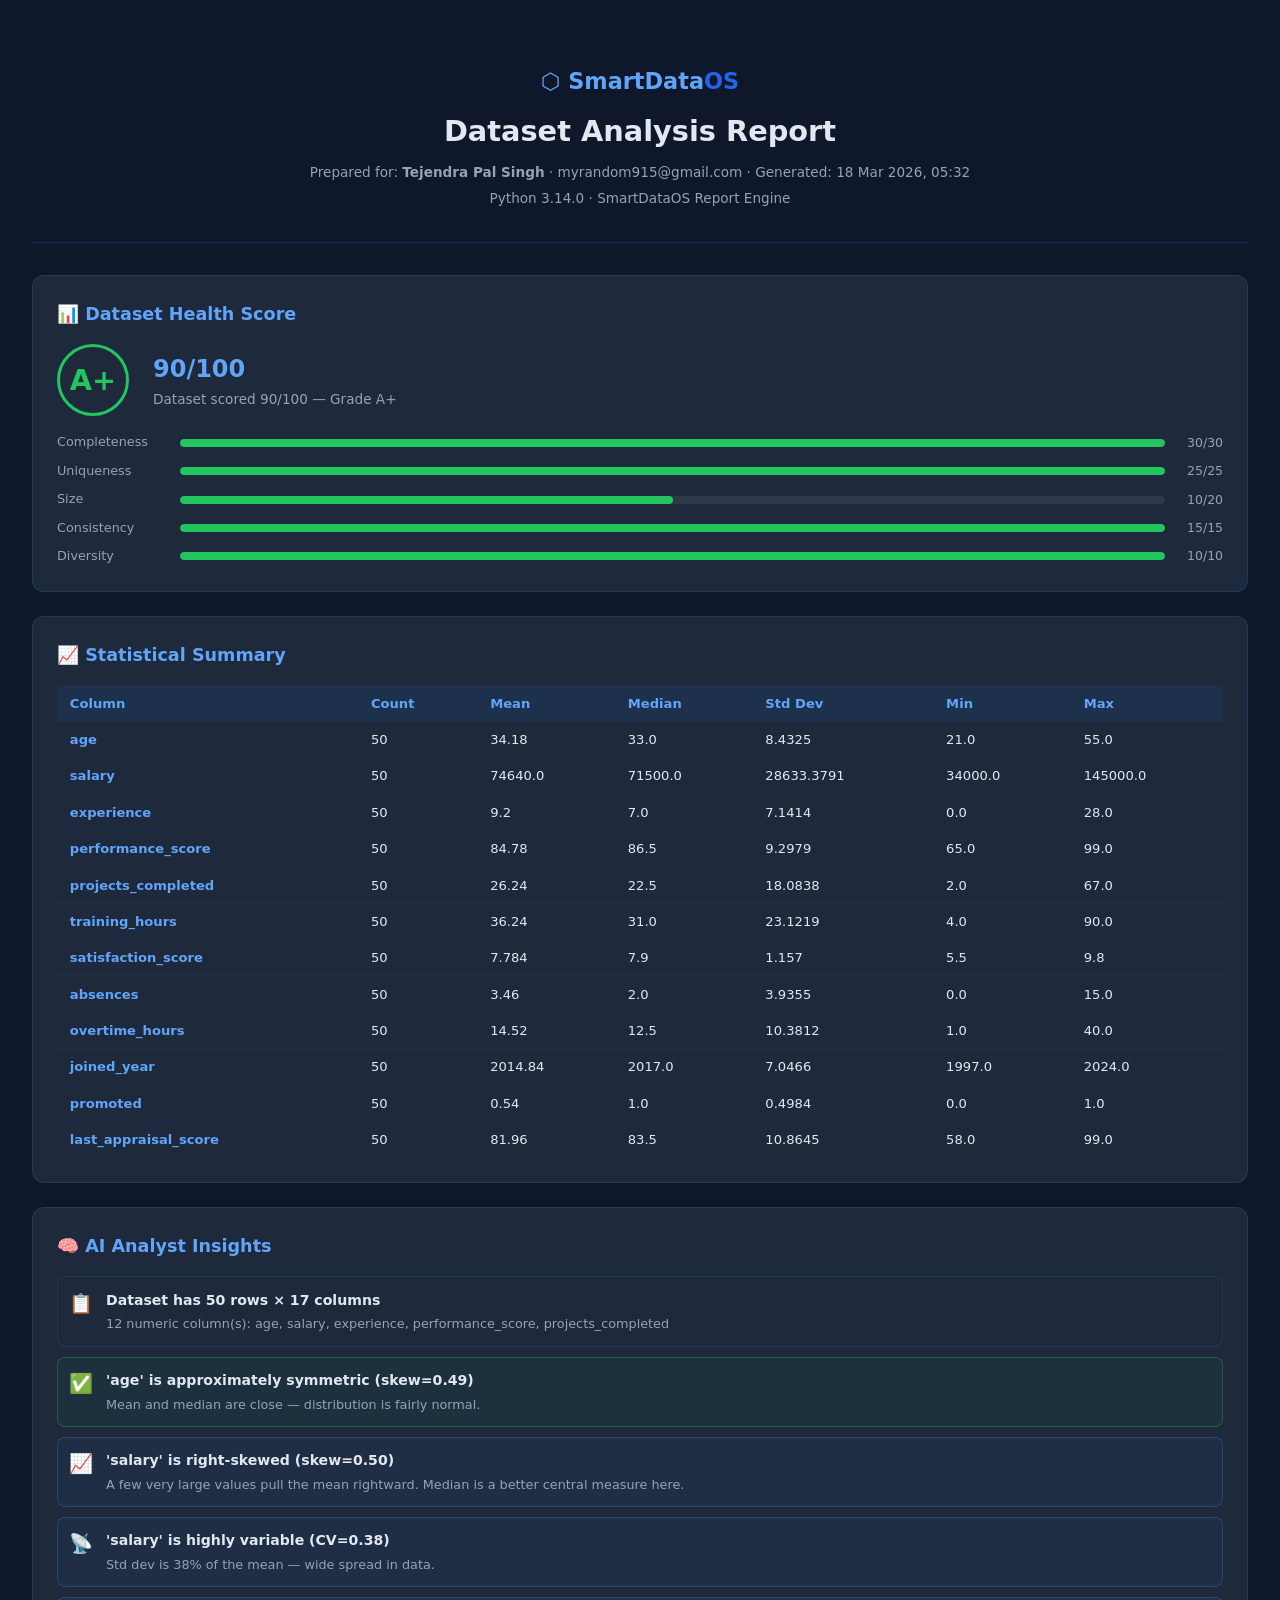
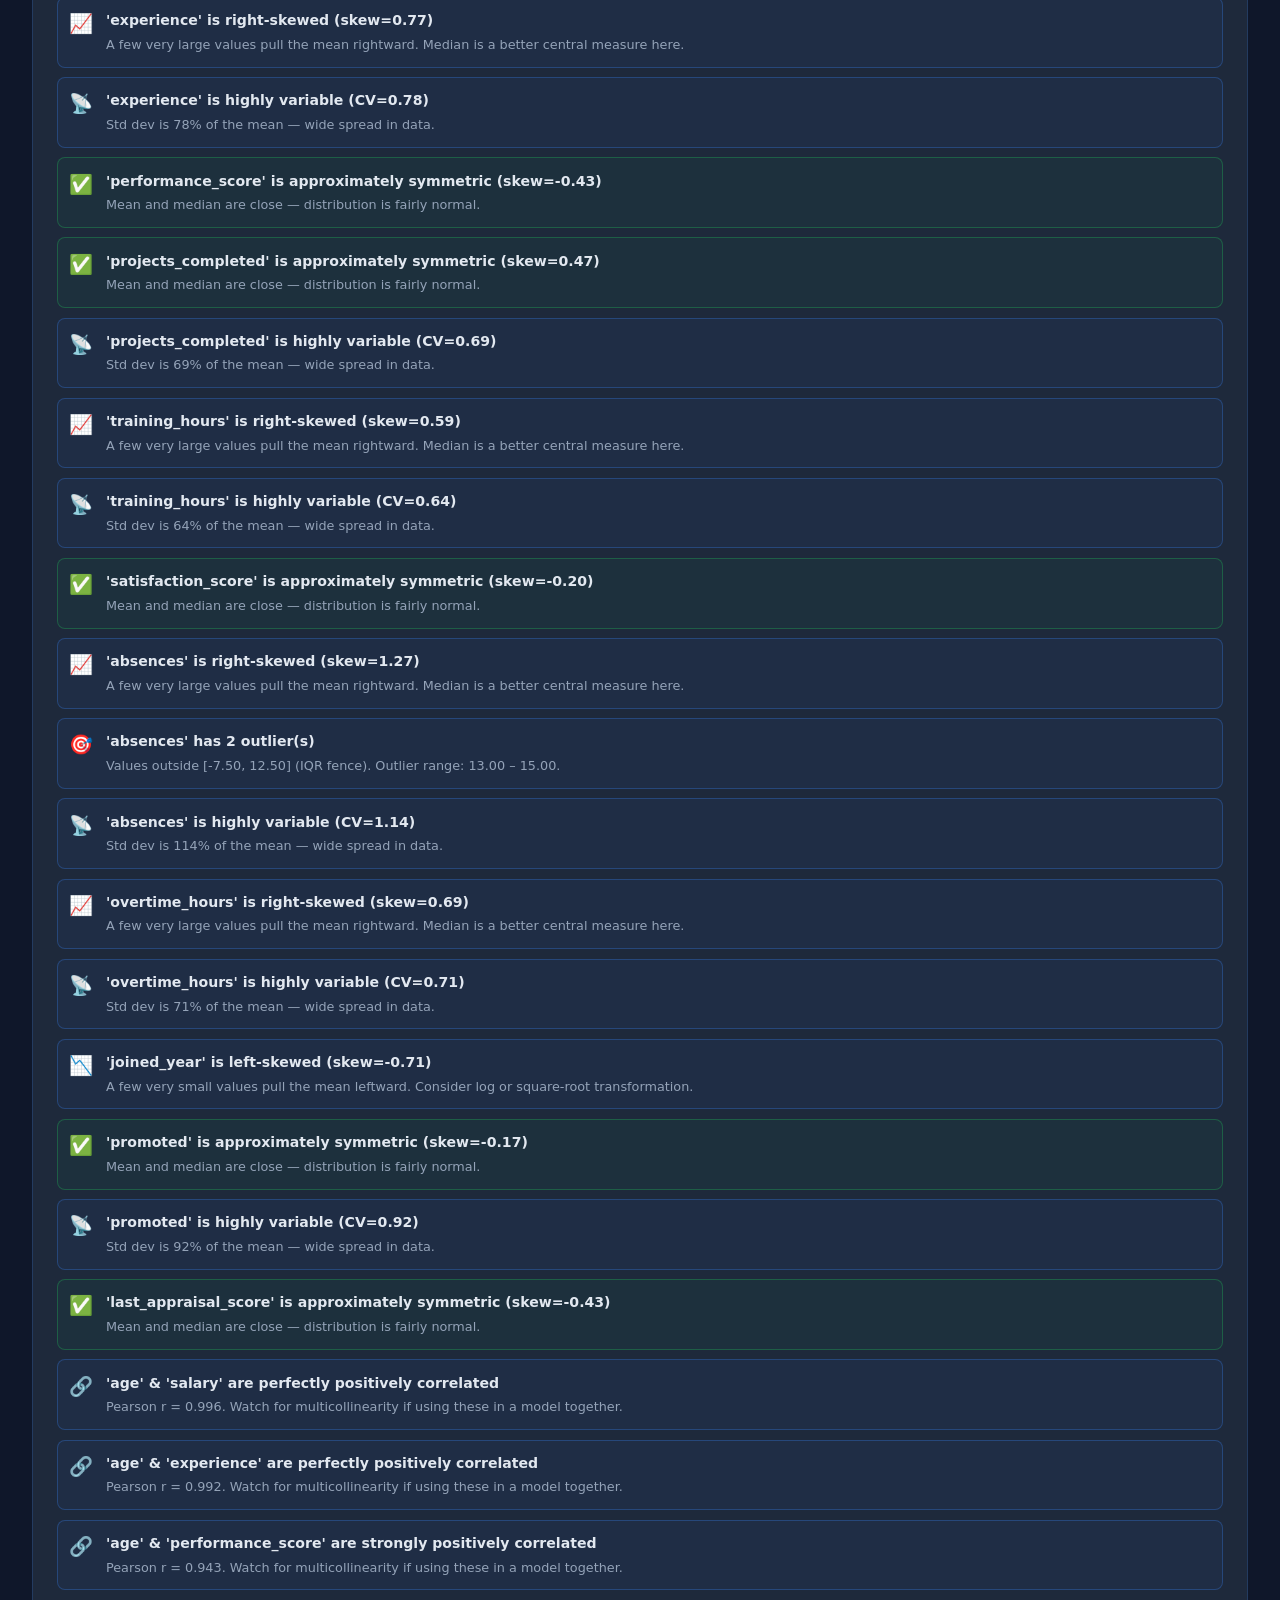
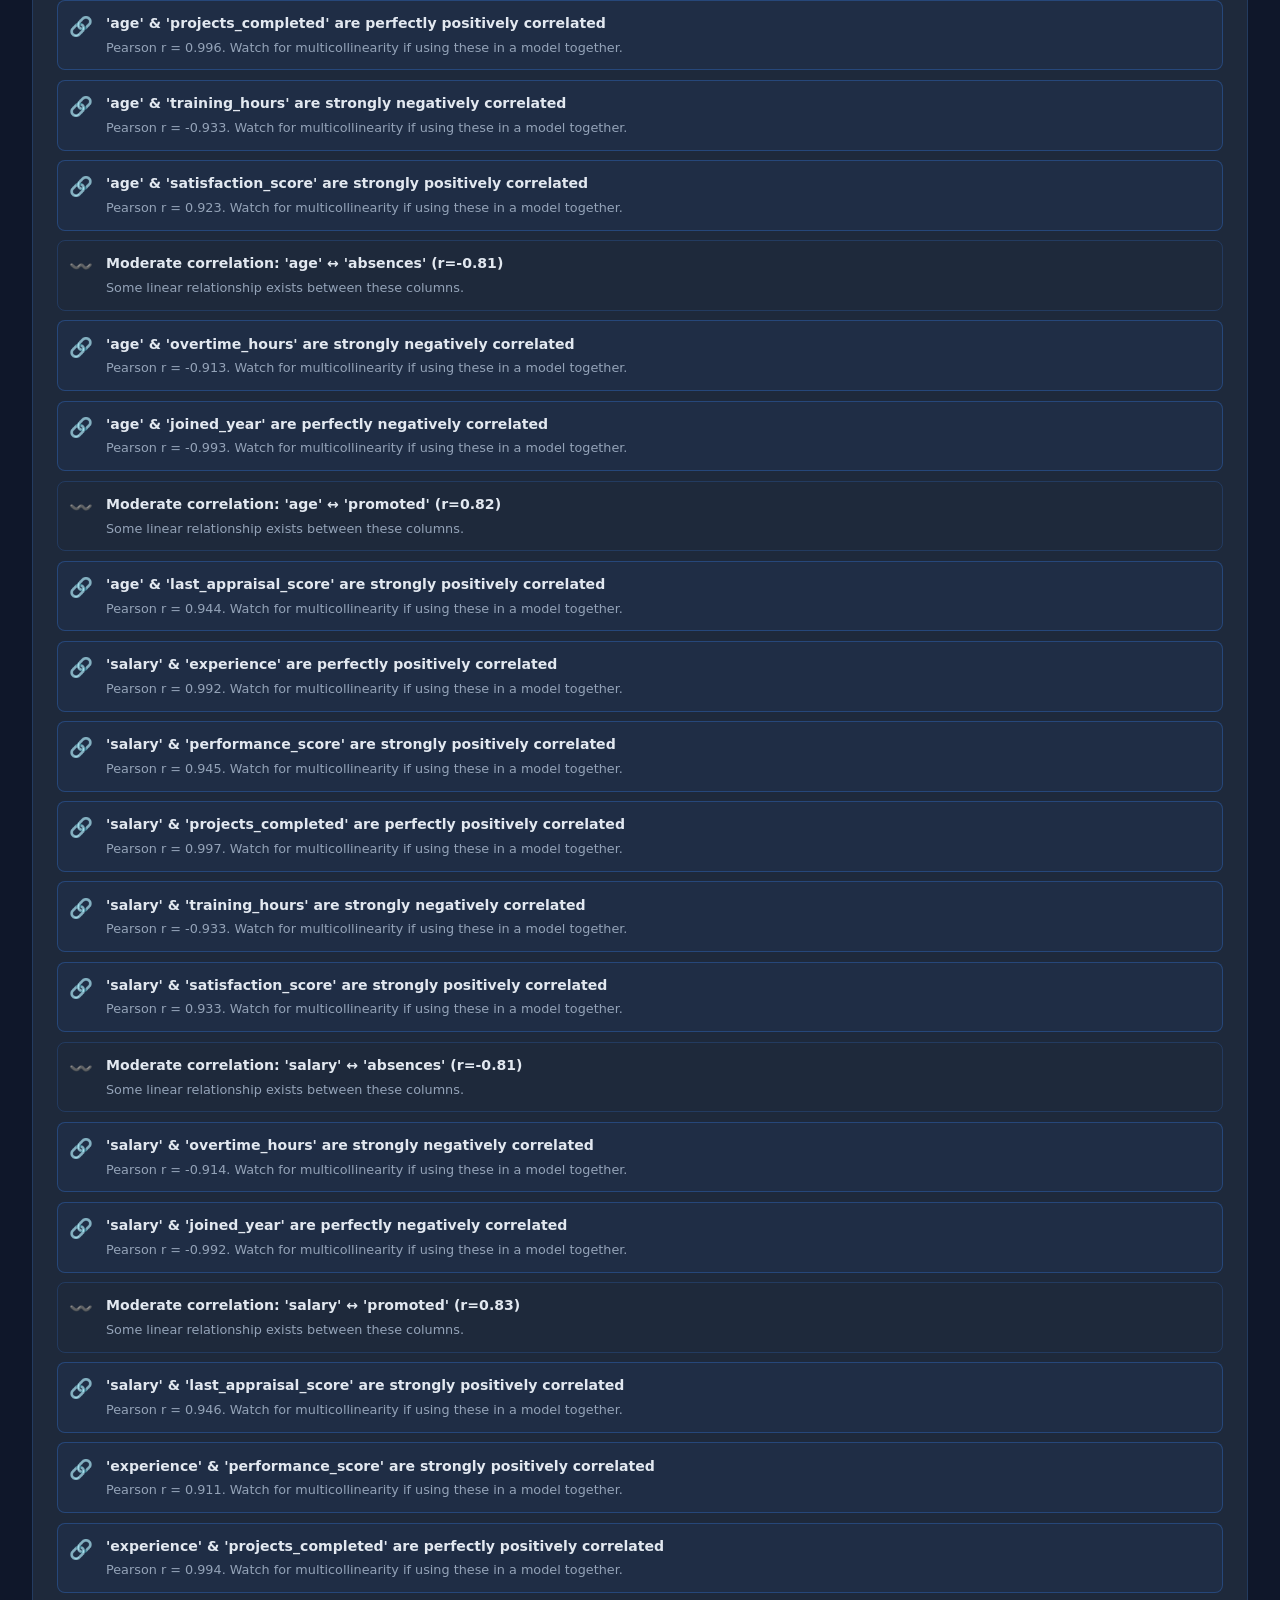
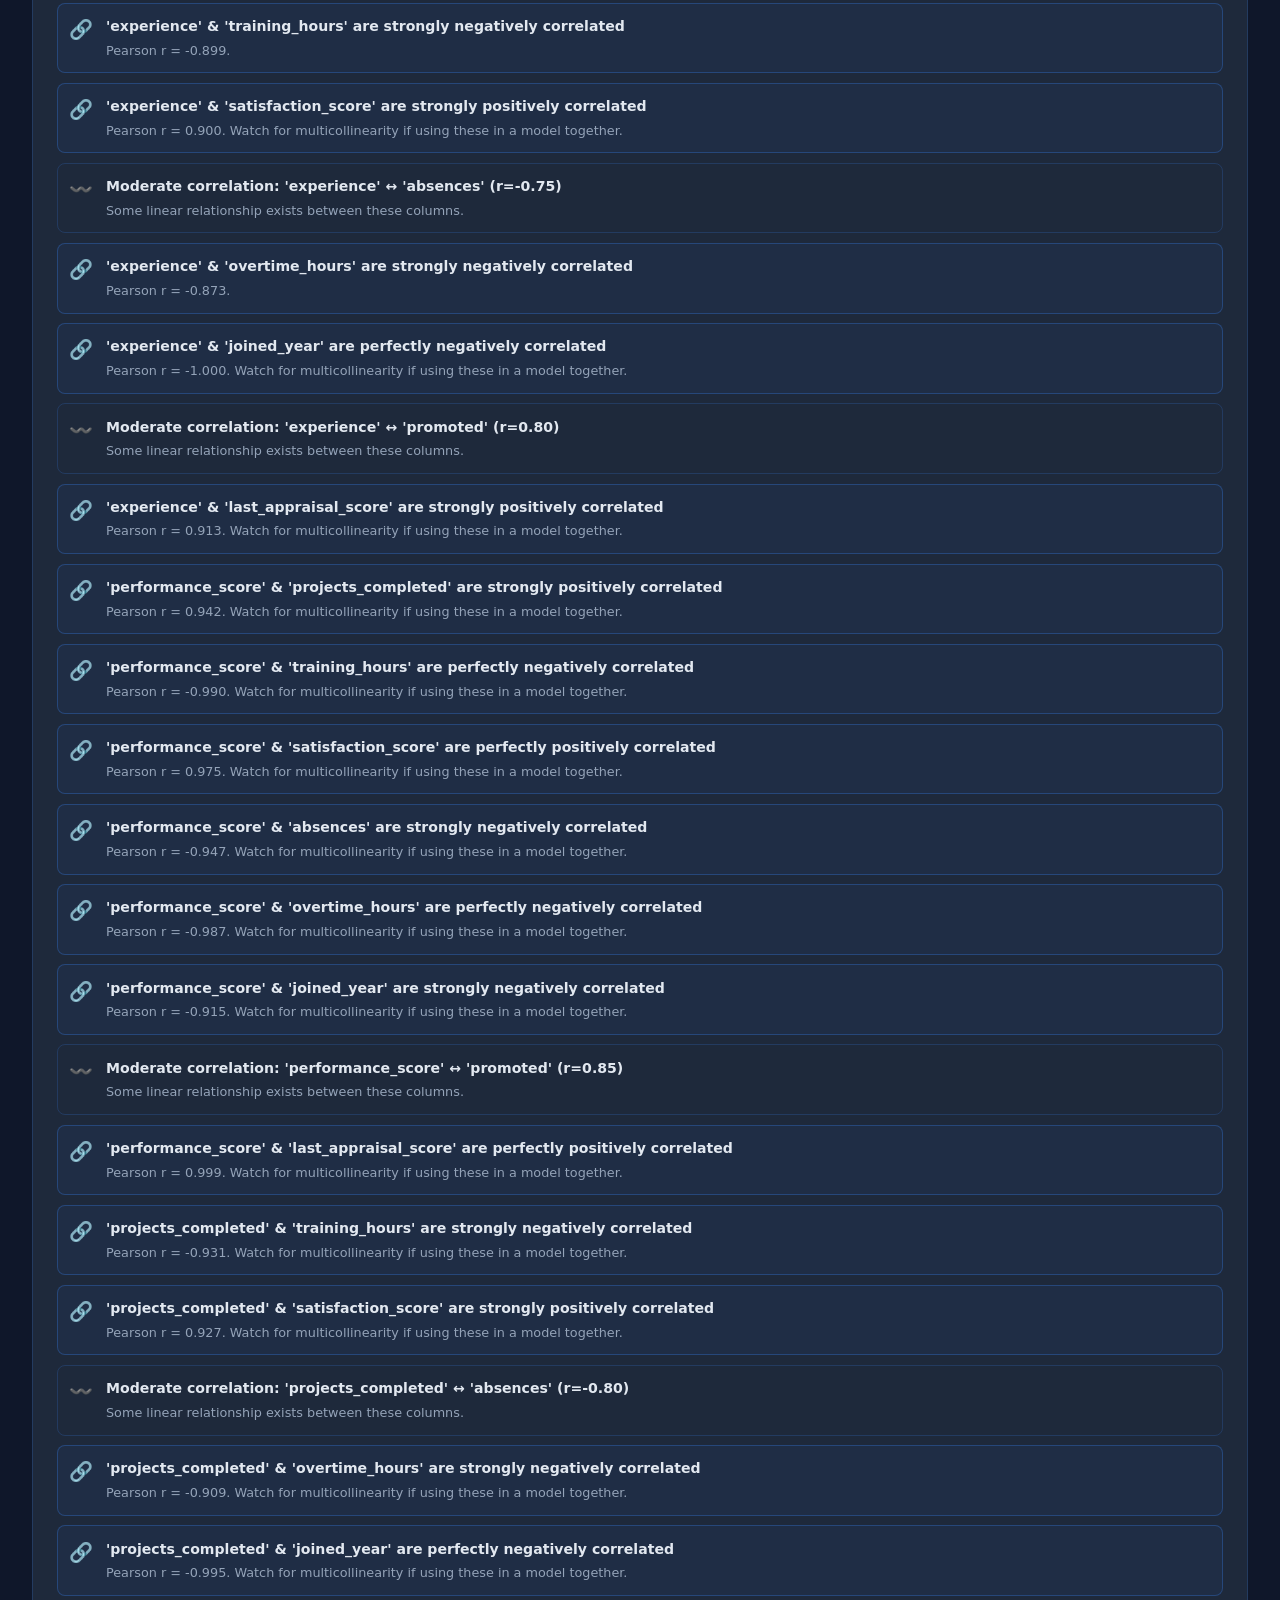
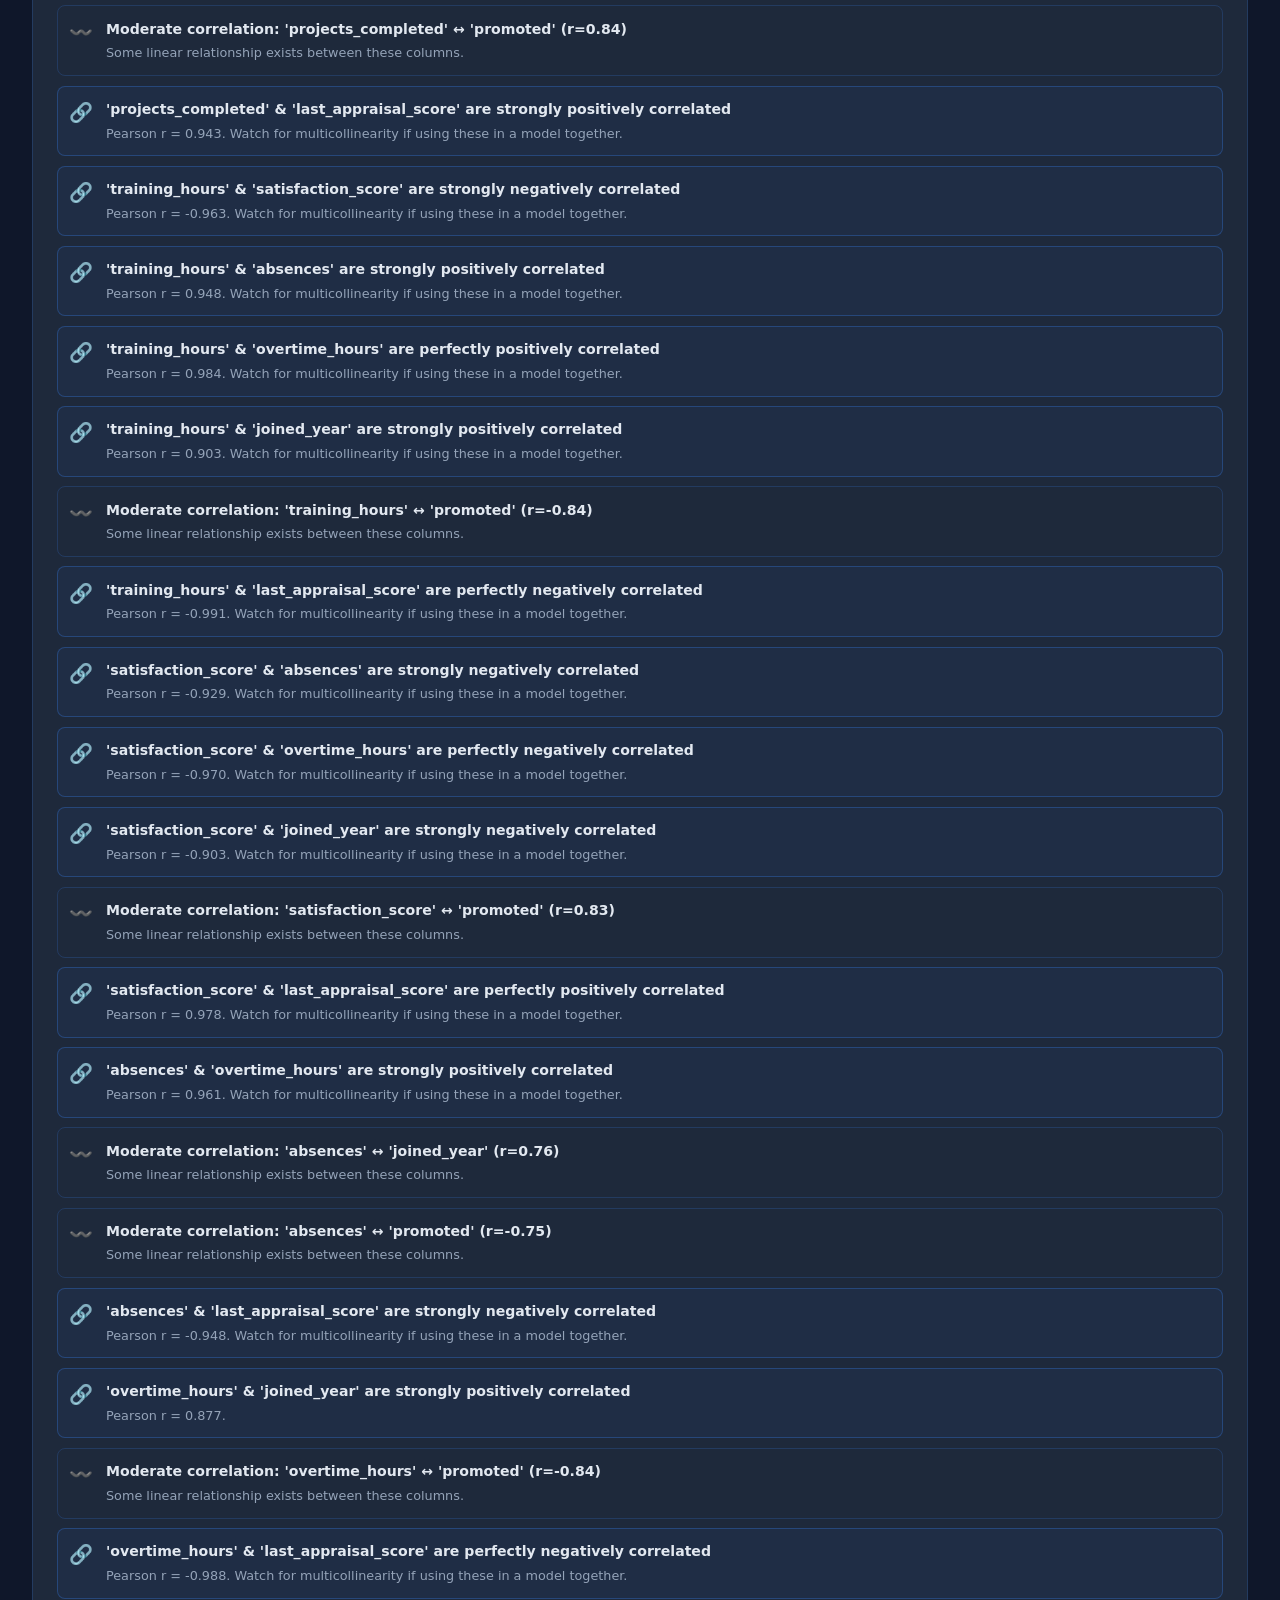
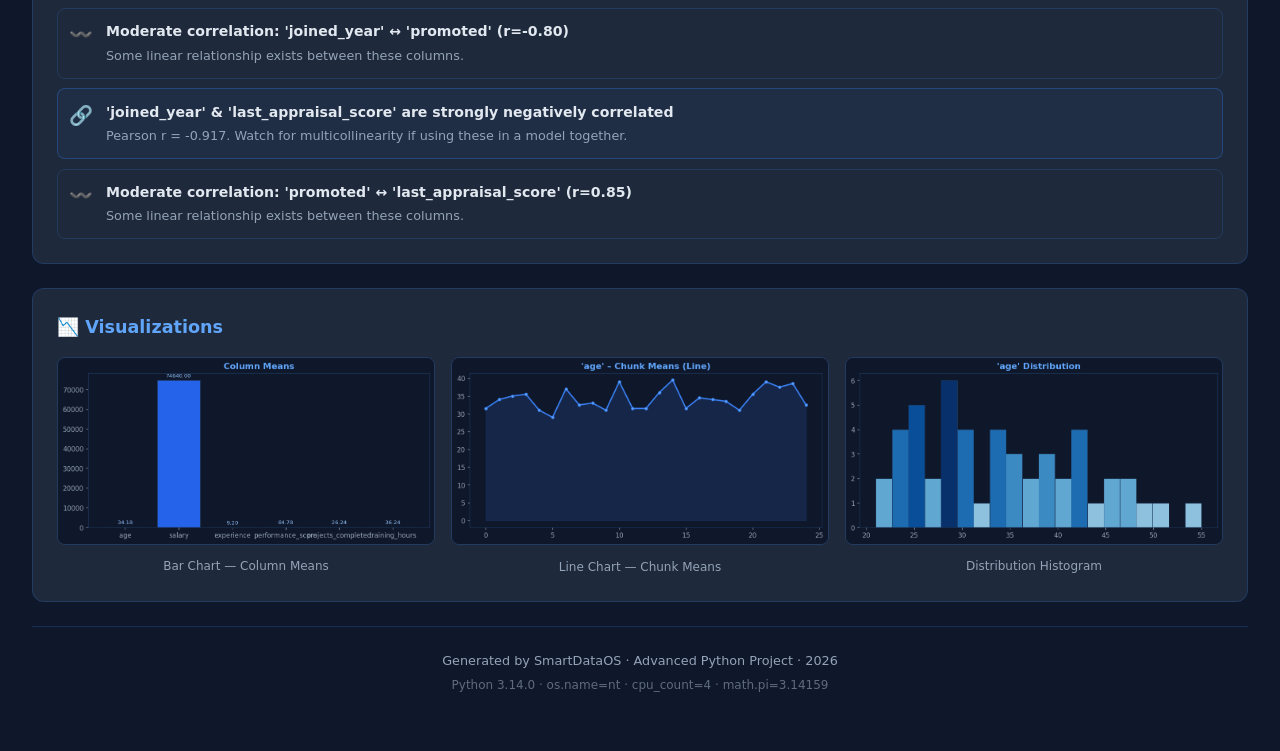
<file: smart_data_system/static/reports/report_rec_0002.html>
<!DOCTYPE html>
<html lang="en">
<head>
  <meta charset="UTF-8"/>
  <meta name="viewport" content="width=device-width,initial-scale=1"/>
  <title>SmartDataOS Report — Tejendra Pal Singh</title>
  <style>
    :root{--blue:#2563EB;--blue-light:#60A5FA;--bg:#0F172A;--surface:#1E293B;
          --text:#E2E8F0;--muted:#94A3B8;--border:rgba(59,130,246,.2);}
    *{box-sizing:border-box;margin:0;padding:0}
    body{font-family:'Segoe UI',system-ui,sans-serif;background:var(--bg);
          color:var(--text);padding:2rem;line-height:1.6}
    .rpt-header{text-align:center;padding:2rem;border-bottom:1px solid var(--border);
                 margin-bottom:2rem}
    .rpt-logo{font-size:1.4rem;font-weight:800;color:var(--blue-light);margin-bottom:.5rem}
    .rpt-logo span{color:var(--blue)}
    h1{font-size:1.8rem;margin-bottom:.5rem}
    .rpt-meta{color:var(--muted);font-size:.85rem;margin-top:.3rem}
    .rpt-section{background:var(--surface);border:1px solid var(--border);
                  border-radius:12px;padding:1.5rem;margin-bottom:1.5rem}
    .rpt-section h2{font-size:1.1rem;margin-bottom:1rem;color:var(--blue-light)}
    .health-row{display:flex;align-items:center;gap:1.5rem;margin-bottom:1rem}
    .grade-circle{width:72px;height:72px;border-radius:50%;border:3px solid;
                   display:flex;align-items:center;justify-content:center;
                   font-size:1.8rem;font-weight:800;flex-shrink:0}
    .grade-score{font-size:1.5rem;font-weight:700;color:var(--blue-light)}
    .grade-summary{color:var(--muted);font-size:.85rem}
    .health-bars{display:flex;flex-direction:column;gap:.5rem;margin-top:.8rem}
    .hb-row{display:flex;align-items:center;gap:.8rem}
    .hb-label{width:110px;font-size:.8rem;color:var(--muted);flex-shrink:0}
    .hb-track{flex:1;height:8px;background:rgba(255,255,255,.07);border-radius:99px;overflow:hidden}
    .hb-fill{height:100%;border-radius:99px;transition:width .4s}
    .hb-val{font-size:.78rem;color:var(--muted);width:45px;text-align:right}
    .rpt-table{width:100%;border-collapse:collapse;font-size:.82rem}
    .rpt-table th{background:rgba(30,58,95,.5);color:var(--blue-light);
                   padding:.5rem .8rem;text-align:left;white-space:nowrap}
    .rpt-table td{padding:.45rem .8rem;border-bottom:1px solid rgba(59,130,246,.07)}
    .rpt-table .cn{color:var(--blue-light);font-weight:600}
    .insights-list{display:flex;flex-direction:column;gap:.6rem}
    .ins-item{display:flex;gap:.8rem;padding:.7rem;border-radius:8px;
               border:1px solid var(--border);align-items:flex-start}
    .ins-critical{border-color:rgba(239,68,68,.4);background:rgba(239,68,68,.05)}
    .ins-warning{border-color:rgba(251,146,60,.3);background:rgba(251,146,60,.05)}
    .ins-good{border-color:rgba(34,197,94,.3);background:rgba(34,197,94,.05)}
    .ins-insight{border-color:rgba(59,130,246,.3);background:rgba(59,130,246,.05)}
    .ins-info{border-color:var(--border)}
    .ins-icon{font-size:1.2rem;flex-shrink:0}
    .ins-item strong{font-size:.88rem;display:block;margin-bottom:.2rem}
    .ins-item p{font-size:.8rem;color:var(--muted)}
    .rpt-charts{display:grid;grid-template-columns:repeat(auto-fit,minmax(260px,1fr));gap:1rem}
    .rpt-chart-wrap img{width:100%;border-radius:8px;border:1px solid var(--border)}
    .chart-caption{font-size:.75rem;color:var(--muted);text-align:center;margin-top:.3rem}
    .rpt-footer{text-align:center;padding:1.5rem;color:var(--muted);font-size:.8rem;
                 border-top:1px solid var(--border);margin-top:1rem}
    @media print{body{background:#fff;color:#000}
      .rpt-section{border:1px solid #ccc}}
  </style>
</head>
<body>

    <div class="rpt-header">
      <div class="rpt-logo">⬡ SmartData<span>OS</span></div>
      <h1>Dataset Analysis Report</h1>
      <p class="rpt-meta">
        Prepared for: <strong>Tejendra Pal Singh</strong> ·
        myrandom915@gmail.com ·
        Generated: 18 Mar 2026, 05:32
      </p>
      <p class="rpt-meta">Python 3.14.0 · SmartDataOS Report Engine</p>
    </div>

    <div class="rpt-section">
      <h2>📊 Dataset Health Score</h2>
      <div class="health-row">
        <div class="grade-circle" style="border-color:#22c55e;color:#22c55e">
          A+
        </div>
        <div>
          <div class="grade-score">90/100</div>
          <div class="grade-summary">Dataset scored 90/100 — Grade A+</div>
        </div>
      </div>
      <div class="health-bars">
            <div class="hb-row">
              <span class="hb-label">Completeness</span>
              <div class="hb-track">
                <div class="hb-fill" style="width:100%;background:#22c55e"></div>
              </div>
              <span class="hb-val">30/30</span>
            </div>
            <div class="hb-row">
              <span class="hb-label">Uniqueness</span>
              <div class="hb-track">
                <div class="hb-fill" style="width:100%;background:#22c55e"></div>
              </div>
              <span class="hb-val">25/25</span>
            </div>
            <div class="hb-row">
              <span class="hb-label">Size</span>
              <div class="hb-track">
                <div class="hb-fill" style="width:50%;background:#22c55e"></div>
              </div>
              <span class="hb-val">10/20</span>
            </div>
            <div class="hb-row">
              <span class="hb-label">Consistency</span>
              <div class="hb-track">
                <div class="hb-fill" style="width:100%;background:#22c55e"></div>
              </div>
              <span class="hb-val">15/15</span>
            </div>
            <div class="hb-row">
              <span class="hb-label">Diversity</span>
              <div class="hb-track">
                <div class="hb-fill" style="width:100%;background:#22c55e"></div>
              </div>
              <span class="hb-val">10/10</span>
            </div></div>
    </div>

    <div class="rpt-section">
      <h2>📈 Statistical Summary</h2>
      <table class="rpt-table">
        <thead><tr>
          <th>Column</th><th>Count</th><th>Mean</th><th>Median</th>
          <th>Std Dev</th><th>Min</th><th>Max</th>
        </tr></thead>
        <tbody>
            <tr>
              <td class="cn">age</td>
              <td>50</td><td>34.18</td><td>33.0</td>
              <td>8.4325</td><td>21.0</td><td>55.0</td>
            </tr>
            <tr>
              <td class="cn">salary</td>
              <td>50</td><td>74640.0</td><td>71500.0</td>
              <td>28633.3791</td><td>34000.0</td><td>145000.0</td>
            </tr>
            <tr>
              <td class="cn">experience</td>
              <td>50</td><td>9.2</td><td>7.0</td>
              <td>7.1414</td><td>0.0</td><td>28.0</td>
            </tr>
            <tr>
              <td class="cn">performance_score</td>
              <td>50</td><td>84.78</td><td>86.5</td>
              <td>9.2979</td><td>65.0</td><td>99.0</td>
            </tr>
            <tr>
              <td class="cn">projects_completed</td>
              <td>50</td><td>26.24</td><td>22.5</td>
              <td>18.0838</td><td>2.0</td><td>67.0</td>
            </tr>
            <tr>
              <td class="cn">training_hours</td>
              <td>50</td><td>36.24</td><td>31.0</td>
              <td>23.1219</td><td>4.0</td><td>90.0</td>
            </tr>
            <tr>
              <td class="cn">satisfaction_score</td>
              <td>50</td><td>7.784</td><td>7.9</td>
              <td>1.157</td><td>5.5</td><td>9.8</td>
            </tr>
            <tr>
              <td class="cn">absences</td>
              <td>50</td><td>3.46</td><td>2.0</td>
              <td>3.9355</td><td>0.0</td><td>15.0</td>
            </tr>
            <tr>
              <td class="cn">overtime_hours</td>
              <td>50</td><td>14.52</td><td>12.5</td>
              <td>10.3812</td><td>1.0</td><td>40.0</td>
            </tr>
            <tr>
              <td class="cn">joined_year</td>
              <td>50</td><td>2014.84</td><td>2017.0</td>
              <td>7.0466</td><td>1997.0</td><td>2024.0</td>
            </tr>
            <tr>
              <td class="cn">promoted</td>
              <td>50</td><td>0.54</td><td>1.0</td>
              <td>0.4984</td><td>0.0</td><td>1.0</td>
            </tr>
            <tr>
              <td class="cn">last_appraisal_score</td>
              <td>50</td><td>81.96</td><td>83.5</td>
              <td>10.8645</td><td>58.0</td><td>99.0</td>
            </tr></tbody>
      </table>
    </div>

    <div class="rpt-section">
      <h2>🧠 AI Analyst Insights</h2>
      <div class="insights-list">
            <div class="ins-item ins-info">
              <span class="ins-icon">📋</span>
              <div>
                <strong>Dataset has 50 rows × 17 columns</strong>
                <p>12 numeric column(s): age, salary, experience, performance_score, projects_completed</p>
              </div>
            </div>
            <div class="ins-item ins-good">
              <span class="ins-icon">✅</span>
              <div>
                <strong>'age' is approximately symmetric (skew=0.49)</strong>
                <p>Mean and median are close — distribution is fairly normal.</p>
              </div>
            </div>
            <div class="ins-item ins-insight">
              <span class="ins-icon">📈</span>
              <div>
                <strong>'salary' is right-skewed (skew=0.50)</strong>
                <p>A few very large values pull the mean rightward. Median is a better central measure here.</p>
              </div>
            </div>
            <div class="ins-item ins-insight">
              <span class="ins-icon">📡</span>
              <div>
                <strong>'salary' is highly variable (CV=0.38)</strong>
                <p>Std dev is 38% of the mean — wide spread in data.</p>
              </div>
            </div>
            <div class="ins-item ins-insight">
              <span class="ins-icon">📈</span>
              <div>
                <strong>'experience' is right-skewed (skew=0.77)</strong>
                <p>A few very large values pull the mean rightward. Median is a better central measure here.</p>
              </div>
            </div>
            <div class="ins-item ins-insight">
              <span class="ins-icon">📡</span>
              <div>
                <strong>'experience' is highly variable (CV=0.78)</strong>
                <p>Std dev is 78% of the mean — wide spread in data.</p>
              </div>
            </div>
            <div class="ins-item ins-good">
              <span class="ins-icon">✅</span>
              <div>
                <strong>'performance_score' is approximately symmetric (skew=-0.43)</strong>
                <p>Mean and median are close — distribution is fairly normal.</p>
              </div>
            </div>
            <div class="ins-item ins-good">
              <span class="ins-icon">✅</span>
              <div>
                <strong>'projects_completed' is approximately symmetric (skew=0.47)</strong>
                <p>Mean and median are close — distribution is fairly normal.</p>
              </div>
            </div>
            <div class="ins-item ins-insight">
              <span class="ins-icon">📡</span>
              <div>
                <strong>'projects_completed' is highly variable (CV=0.69)</strong>
                <p>Std dev is 69% of the mean — wide spread in data.</p>
              </div>
            </div>
            <div class="ins-item ins-insight">
              <span class="ins-icon">📈</span>
              <div>
                <strong>'training_hours' is right-skewed (skew=0.59)</strong>
                <p>A few very large values pull the mean rightward. Median is a better central measure here.</p>
              </div>
            </div>
            <div class="ins-item ins-insight">
              <span class="ins-icon">📡</span>
              <div>
                <strong>'training_hours' is highly variable (CV=0.64)</strong>
                <p>Std dev is 64% of the mean — wide spread in data.</p>
              </div>
            </div>
            <div class="ins-item ins-good">
              <span class="ins-icon">✅</span>
              <div>
                <strong>'satisfaction_score' is approximately symmetric (skew=-0.20)</strong>
                <p>Mean and median are close — distribution is fairly normal.</p>
              </div>
            </div>
            <div class="ins-item ins-insight">
              <span class="ins-icon">📈</span>
              <div>
                <strong>'absences' is right-skewed (skew=1.27)</strong>
                <p>A few very large values pull the mean rightward. Median is a better central measure here.</p>
              </div>
            </div>
            <div class="ins-item ins-insight">
              <span class="ins-icon">🎯</span>
              <div>
                <strong>'absences' has 2 outlier(s)</strong>
                <p>Values outside [-7.50, 12.50] (IQR fence). Outlier range: 13.00 – 15.00.</p>
              </div>
            </div>
            <div class="ins-item ins-insight">
              <span class="ins-icon">📡</span>
              <div>
                <strong>'absences' is highly variable (CV=1.14)</strong>
                <p>Std dev is 114% of the mean — wide spread in data.</p>
              </div>
            </div>
            <div class="ins-item ins-insight">
              <span class="ins-icon">📈</span>
              <div>
                <strong>'overtime_hours' is right-skewed (skew=0.69)</strong>
                <p>A few very large values pull the mean rightward. Median is a better central measure here.</p>
              </div>
            </div>
            <div class="ins-item ins-insight">
              <span class="ins-icon">📡</span>
              <div>
                <strong>'overtime_hours' is highly variable (CV=0.71)</strong>
                <p>Std dev is 71% of the mean — wide spread in data.</p>
              </div>
            </div>
            <div class="ins-item ins-insight">
              <span class="ins-icon">📉</span>
              <div>
                <strong>'joined_year' is left-skewed (skew=-0.71)</strong>
                <p>A few very small values pull the mean leftward. Consider log or square-root transformation.</p>
              </div>
            </div>
            <div class="ins-item ins-good">
              <span class="ins-icon">✅</span>
              <div>
                <strong>'promoted' is approximately symmetric (skew=-0.17)</strong>
                <p>Mean and median are close — distribution is fairly normal.</p>
              </div>
            </div>
            <div class="ins-item ins-insight">
              <span class="ins-icon">📡</span>
              <div>
                <strong>'promoted' is highly variable (CV=0.92)</strong>
                <p>Std dev is 92% of the mean — wide spread in data.</p>
              </div>
            </div>
            <div class="ins-item ins-good">
              <span class="ins-icon">✅</span>
              <div>
                <strong>'last_appraisal_score' is approximately symmetric (skew=-0.43)</strong>
                <p>Mean and median are close — distribution is fairly normal.</p>
              </div>
            </div>
            <div class="ins-item ins-insight">
              <span class="ins-icon">🔗</span>
              <div>
                <strong>'age' & 'salary' are perfectly positively correlated</strong>
                <p>Pearson r = 0.996. Watch for multicollinearity if using these in a model together.</p>
              </div>
            </div>
            <div class="ins-item ins-insight">
              <span class="ins-icon">🔗</span>
              <div>
                <strong>'age' & 'experience' are perfectly positively correlated</strong>
                <p>Pearson r = 0.992. Watch for multicollinearity if using these in a model together.</p>
              </div>
            </div>
            <div class="ins-item ins-insight">
              <span class="ins-icon">🔗</span>
              <div>
                <strong>'age' & 'performance_score' are strongly positively correlated</strong>
                <p>Pearson r = 0.943. Watch for multicollinearity if using these in a model together.</p>
              </div>
            </div>
            <div class="ins-item ins-insight">
              <span class="ins-icon">🔗</span>
              <div>
                <strong>'age' & 'projects_completed' are perfectly positively correlated</strong>
                <p>Pearson r = 0.996. Watch for multicollinearity if using these in a model together.</p>
              </div>
            </div>
            <div class="ins-item ins-insight">
              <span class="ins-icon">🔗</span>
              <div>
                <strong>'age' & 'training_hours' are strongly negatively correlated</strong>
                <p>Pearson r = -0.933. Watch for multicollinearity if using these in a model together.</p>
              </div>
            </div>
            <div class="ins-item ins-insight">
              <span class="ins-icon">🔗</span>
              <div>
                <strong>'age' & 'satisfaction_score' are strongly positively correlated</strong>
                <p>Pearson r = 0.923. Watch for multicollinearity if using these in a model together.</p>
              </div>
            </div>
            <div class="ins-item ins-info">
              <span class="ins-icon">〰️</span>
              <div>
                <strong>Moderate correlation: 'age' ↔ 'absences' (r=-0.81)</strong>
                <p>Some linear relationship exists between these columns.</p>
              </div>
            </div>
            <div class="ins-item ins-insight">
              <span class="ins-icon">🔗</span>
              <div>
                <strong>'age' & 'overtime_hours' are strongly negatively correlated</strong>
                <p>Pearson r = -0.913. Watch for multicollinearity if using these in a model together.</p>
              </div>
            </div>
            <div class="ins-item ins-insight">
              <span class="ins-icon">🔗</span>
              <div>
                <strong>'age' & 'joined_year' are perfectly negatively correlated</strong>
                <p>Pearson r = -0.993. Watch for multicollinearity if using these in a model together.</p>
              </div>
            </div>
            <div class="ins-item ins-info">
              <span class="ins-icon">〰️</span>
              <div>
                <strong>Moderate correlation: 'age' ↔ 'promoted' (r=0.82)</strong>
                <p>Some linear relationship exists between these columns.</p>
              </div>
            </div>
            <div class="ins-item ins-insight">
              <span class="ins-icon">🔗</span>
              <div>
                <strong>'age' & 'last_appraisal_score' are strongly positively correlated</strong>
                <p>Pearson r = 0.944. Watch for multicollinearity if using these in a model together.</p>
              </div>
            </div>
            <div class="ins-item ins-insight">
              <span class="ins-icon">🔗</span>
              <div>
                <strong>'salary' & 'experience' are perfectly positively correlated</strong>
                <p>Pearson r = 0.992. Watch for multicollinearity if using these in a model together.</p>
              </div>
            </div>
            <div class="ins-item ins-insight">
              <span class="ins-icon">🔗</span>
              <div>
                <strong>'salary' & 'performance_score' are strongly positively correlated</strong>
                <p>Pearson r = 0.945. Watch for multicollinearity if using these in a model together.</p>
              </div>
            </div>
            <div class="ins-item ins-insight">
              <span class="ins-icon">🔗</span>
              <div>
                <strong>'salary' & 'projects_completed' are perfectly positively correlated</strong>
                <p>Pearson r = 0.997. Watch for multicollinearity if using these in a model together.</p>
              </div>
            </div>
            <div class="ins-item ins-insight">
              <span class="ins-icon">🔗</span>
              <div>
                <strong>'salary' & 'training_hours' are strongly negatively correlated</strong>
                <p>Pearson r = -0.933. Watch for multicollinearity if using these in a model together.</p>
              </div>
            </div>
            <div class="ins-item ins-insight">
              <span class="ins-icon">🔗</span>
              <div>
                <strong>'salary' & 'satisfaction_score' are strongly positively correlated</strong>
                <p>Pearson r = 0.933. Watch for multicollinearity if using these in a model together.</p>
              </div>
            </div>
            <div class="ins-item ins-info">
              <span class="ins-icon">〰️</span>
              <div>
                <strong>Moderate correlation: 'salary' ↔ 'absences' (r=-0.81)</strong>
                <p>Some linear relationship exists between these columns.</p>
              </div>
            </div>
            <div class="ins-item ins-insight">
              <span class="ins-icon">🔗</span>
              <div>
                <strong>'salary' & 'overtime_hours' are strongly negatively correlated</strong>
                <p>Pearson r = -0.914. Watch for multicollinearity if using these in a model together.</p>
              </div>
            </div>
            <div class="ins-item ins-insight">
              <span class="ins-icon">🔗</span>
              <div>
                <strong>'salary' & 'joined_year' are perfectly negatively correlated</strong>
                <p>Pearson r = -0.992. Watch for multicollinearity if using these in a model together.</p>
              </div>
            </div>
            <div class="ins-item ins-info">
              <span class="ins-icon">〰️</span>
              <div>
                <strong>Moderate correlation: 'salary' ↔ 'promoted' (r=0.83)</strong>
                <p>Some linear relationship exists between these columns.</p>
              </div>
            </div>
            <div class="ins-item ins-insight">
              <span class="ins-icon">🔗</span>
              <div>
                <strong>'salary' & 'last_appraisal_score' are strongly positively correlated</strong>
                <p>Pearson r = 0.946. Watch for multicollinearity if using these in a model together.</p>
              </div>
            </div>
            <div class="ins-item ins-insight">
              <span class="ins-icon">🔗</span>
              <div>
                <strong>'experience' & 'performance_score' are strongly positively correlated</strong>
                <p>Pearson r = 0.911. Watch for multicollinearity if using these in a model together.</p>
              </div>
            </div>
            <div class="ins-item ins-insight">
              <span class="ins-icon">🔗</span>
              <div>
                <strong>'experience' & 'projects_completed' are perfectly positively correlated</strong>
                <p>Pearson r = 0.994. Watch for multicollinearity if using these in a model together.</p>
              </div>
            </div>
            <div class="ins-item ins-insight">
              <span class="ins-icon">🔗</span>
              <div>
                <strong>'experience' & 'training_hours' are strongly negatively correlated</strong>
                <p>Pearson r = -0.899. </p>
              </div>
            </div>
            <div class="ins-item ins-insight">
              <span class="ins-icon">🔗</span>
              <div>
                <strong>'experience' & 'satisfaction_score' are strongly positively correlated</strong>
                <p>Pearson r = 0.900. Watch for multicollinearity if using these in a model together.</p>
              </div>
            </div>
            <div class="ins-item ins-info">
              <span class="ins-icon">〰️</span>
              <div>
                <strong>Moderate correlation: 'experience' ↔ 'absences' (r=-0.75)</strong>
                <p>Some linear relationship exists between these columns.</p>
              </div>
            </div>
            <div class="ins-item ins-insight">
              <span class="ins-icon">🔗</span>
              <div>
                <strong>'experience' & 'overtime_hours' are strongly negatively correlated</strong>
                <p>Pearson r = -0.873. </p>
              </div>
            </div>
            <div class="ins-item ins-insight">
              <span class="ins-icon">🔗</span>
              <div>
                <strong>'experience' & 'joined_year' are perfectly negatively correlated</strong>
                <p>Pearson r = -1.000. Watch for multicollinearity if using these in a model together.</p>
              </div>
            </div>
            <div class="ins-item ins-info">
              <span class="ins-icon">〰️</span>
              <div>
                <strong>Moderate correlation: 'experience' ↔ 'promoted' (r=0.80)</strong>
                <p>Some linear relationship exists between these columns.</p>
              </div>
            </div>
            <div class="ins-item ins-insight">
              <span class="ins-icon">🔗</span>
              <div>
                <strong>'experience' & 'last_appraisal_score' are strongly positively correlated</strong>
                <p>Pearson r = 0.913. Watch for multicollinearity if using these in a model together.</p>
              </div>
            </div>
            <div class="ins-item ins-insight">
              <span class="ins-icon">🔗</span>
              <div>
                <strong>'performance_score' & 'projects_completed' are strongly positively correlated</strong>
                <p>Pearson r = 0.942. Watch for multicollinearity if using these in a model together.</p>
              </div>
            </div>
            <div class="ins-item ins-insight">
              <span class="ins-icon">🔗</span>
              <div>
                <strong>'performance_score' & 'training_hours' are perfectly negatively correlated</strong>
                <p>Pearson r = -0.990. Watch for multicollinearity if using these in a model together.</p>
              </div>
            </div>
            <div class="ins-item ins-insight">
              <span class="ins-icon">🔗</span>
              <div>
                <strong>'performance_score' & 'satisfaction_score' are perfectly positively correlated</strong>
                <p>Pearson r = 0.975. Watch for multicollinearity if using these in a model together.</p>
              </div>
            </div>
            <div class="ins-item ins-insight">
              <span class="ins-icon">🔗</span>
              <div>
                <strong>'performance_score' & 'absences' are strongly negatively correlated</strong>
                <p>Pearson r = -0.947. Watch for multicollinearity if using these in a model together.</p>
              </div>
            </div>
            <div class="ins-item ins-insight">
              <span class="ins-icon">🔗</span>
              <div>
                <strong>'performance_score' & 'overtime_hours' are perfectly negatively correlated</strong>
                <p>Pearson r = -0.987. Watch for multicollinearity if using these in a model together.</p>
              </div>
            </div>
            <div class="ins-item ins-insight">
              <span class="ins-icon">🔗</span>
              <div>
                <strong>'performance_score' & 'joined_year' are strongly negatively correlated</strong>
                <p>Pearson r = -0.915. Watch for multicollinearity if using these in a model together.</p>
              </div>
            </div>
            <div class="ins-item ins-info">
              <span class="ins-icon">〰️</span>
              <div>
                <strong>Moderate correlation: 'performance_score' ↔ 'promoted' (r=0.85)</strong>
                <p>Some linear relationship exists between these columns.</p>
              </div>
            </div>
            <div class="ins-item ins-insight">
              <span class="ins-icon">🔗</span>
              <div>
                <strong>'performance_score' & 'last_appraisal_score' are perfectly positively correlated</strong>
                <p>Pearson r = 0.999. Watch for multicollinearity if using these in a model together.</p>
              </div>
            </div>
            <div class="ins-item ins-insight">
              <span class="ins-icon">🔗</span>
              <div>
                <strong>'projects_completed' & 'training_hours' are strongly negatively correlated</strong>
                <p>Pearson r = -0.931. Watch for multicollinearity if using these in a model together.</p>
              </div>
            </div>
            <div class="ins-item ins-insight">
              <span class="ins-icon">🔗</span>
              <div>
                <strong>'projects_completed' & 'satisfaction_score' are strongly positively correlated</strong>
                <p>Pearson r = 0.927. Watch for multicollinearity if using these in a model together.</p>
              </div>
            </div>
            <div class="ins-item ins-info">
              <span class="ins-icon">〰️</span>
              <div>
                <strong>Moderate correlation: 'projects_completed' ↔ 'absences' (r=-0.80)</strong>
                <p>Some linear relationship exists between these columns.</p>
              </div>
            </div>
            <div class="ins-item ins-insight">
              <span class="ins-icon">🔗</span>
              <div>
                <strong>'projects_completed' & 'overtime_hours' are strongly negatively correlated</strong>
                <p>Pearson r = -0.909. Watch for multicollinearity if using these in a model together.</p>
              </div>
            </div>
            <div class="ins-item ins-insight">
              <span class="ins-icon">🔗</span>
              <div>
                <strong>'projects_completed' & 'joined_year' are perfectly negatively correlated</strong>
                <p>Pearson r = -0.995. Watch for multicollinearity if using these in a model together.</p>
              </div>
            </div>
            <div class="ins-item ins-info">
              <span class="ins-icon">〰️</span>
              <div>
                <strong>Moderate correlation: 'projects_completed' ↔ 'promoted' (r=0.84)</strong>
                <p>Some linear relationship exists between these columns.</p>
              </div>
            </div>
            <div class="ins-item ins-insight">
              <span class="ins-icon">🔗</span>
              <div>
                <strong>'projects_completed' & 'last_appraisal_score' are strongly positively correlated</strong>
                <p>Pearson r = 0.943. Watch for multicollinearity if using these in a model together.</p>
              </div>
            </div>
            <div class="ins-item ins-insight">
              <span class="ins-icon">🔗</span>
              <div>
                <strong>'training_hours' & 'satisfaction_score' are strongly negatively correlated</strong>
                <p>Pearson r = -0.963. Watch for multicollinearity if using these in a model together.</p>
              </div>
            </div>
            <div class="ins-item ins-insight">
              <span class="ins-icon">🔗</span>
              <div>
                <strong>'training_hours' & 'absences' are strongly positively correlated</strong>
                <p>Pearson r = 0.948. Watch for multicollinearity if using these in a model together.</p>
              </div>
            </div>
            <div class="ins-item ins-insight">
              <span class="ins-icon">🔗</span>
              <div>
                <strong>'training_hours' & 'overtime_hours' are perfectly positively correlated</strong>
                <p>Pearson r = 0.984. Watch for multicollinearity if using these in a model together.</p>
              </div>
            </div>
            <div class="ins-item ins-insight">
              <span class="ins-icon">🔗</span>
              <div>
                <strong>'training_hours' & 'joined_year' are strongly positively correlated</strong>
                <p>Pearson r = 0.903. Watch for multicollinearity if using these in a model together.</p>
              </div>
            </div>
            <div class="ins-item ins-info">
              <span class="ins-icon">〰️</span>
              <div>
                <strong>Moderate correlation: 'training_hours' ↔ 'promoted' (r=-0.84)</strong>
                <p>Some linear relationship exists between these columns.</p>
              </div>
            </div>
            <div class="ins-item ins-insight">
              <span class="ins-icon">🔗</span>
              <div>
                <strong>'training_hours' & 'last_appraisal_score' are perfectly negatively correlated</strong>
                <p>Pearson r = -0.991. Watch for multicollinearity if using these in a model together.</p>
              </div>
            </div>
            <div class="ins-item ins-insight">
              <span class="ins-icon">🔗</span>
              <div>
                <strong>'satisfaction_score' & 'absences' are strongly negatively correlated</strong>
                <p>Pearson r = -0.929. Watch for multicollinearity if using these in a model together.</p>
              </div>
            </div>
            <div class="ins-item ins-insight">
              <span class="ins-icon">🔗</span>
              <div>
                <strong>'satisfaction_score' & 'overtime_hours' are perfectly negatively correlated</strong>
                <p>Pearson r = -0.970. Watch for multicollinearity if using these in a model together.</p>
              </div>
            </div>
            <div class="ins-item ins-insight">
              <span class="ins-icon">🔗</span>
              <div>
                <strong>'satisfaction_score' & 'joined_year' are strongly negatively correlated</strong>
                <p>Pearson r = -0.903. Watch for multicollinearity if using these in a model together.</p>
              </div>
            </div>
            <div class="ins-item ins-info">
              <span class="ins-icon">〰️</span>
              <div>
                <strong>Moderate correlation: 'satisfaction_score' ↔ 'promoted' (r=0.83)</strong>
                <p>Some linear relationship exists between these columns.</p>
              </div>
            </div>
            <div class="ins-item ins-insight">
              <span class="ins-icon">🔗</span>
              <div>
                <strong>'satisfaction_score' & 'last_appraisal_score' are perfectly positively correlated</strong>
                <p>Pearson r = 0.978. Watch for multicollinearity if using these in a model together.</p>
              </div>
            </div>
            <div class="ins-item ins-insight">
              <span class="ins-icon">🔗</span>
              <div>
                <strong>'absences' & 'overtime_hours' are strongly positively correlated</strong>
                <p>Pearson r = 0.961. Watch for multicollinearity if using these in a model together.</p>
              </div>
            </div>
            <div class="ins-item ins-info">
              <span class="ins-icon">〰️</span>
              <div>
                <strong>Moderate correlation: 'absences' ↔ 'joined_year' (r=0.76)</strong>
                <p>Some linear relationship exists between these columns.</p>
              </div>
            </div>
            <div class="ins-item ins-info">
              <span class="ins-icon">〰️</span>
              <div>
                <strong>Moderate correlation: 'absences' ↔ 'promoted' (r=-0.75)</strong>
                <p>Some linear relationship exists between these columns.</p>
              </div>
            </div>
            <div class="ins-item ins-insight">
              <span class="ins-icon">🔗</span>
              <div>
                <strong>'absences' & 'last_appraisal_score' are strongly negatively correlated</strong>
                <p>Pearson r = -0.948. Watch for multicollinearity if using these in a model together.</p>
              </div>
            </div>
            <div class="ins-item ins-insight">
              <span class="ins-icon">🔗</span>
              <div>
                <strong>'overtime_hours' & 'joined_year' are strongly positively correlated</strong>
                <p>Pearson r = 0.877. </p>
              </div>
            </div>
            <div class="ins-item ins-info">
              <span class="ins-icon">〰️</span>
              <div>
                <strong>Moderate correlation: 'overtime_hours' ↔ 'promoted' (r=-0.84)</strong>
                <p>Some linear relationship exists between these columns.</p>
              </div>
            </div>
            <div class="ins-item ins-insight">
              <span class="ins-icon">🔗</span>
              <div>
                <strong>'overtime_hours' & 'last_appraisal_score' are perfectly negatively correlated</strong>
                <p>Pearson r = -0.988. Watch for multicollinearity if using these in a model together.</p>
              </div>
            </div>
            <div class="ins-item ins-info">
              <span class="ins-icon">〰️</span>
              <div>
                <strong>Moderate correlation: 'joined_year' ↔ 'promoted' (r=-0.80)</strong>
                <p>Some linear relationship exists between these columns.</p>
              </div>
            </div>
            <div class="ins-item ins-insight">
              <span class="ins-icon">🔗</span>
              <div>
                <strong>'joined_year' & 'last_appraisal_score' are strongly negatively correlated</strong>
                <p>Pearson r = -0.917. Watch for multicollinearity if using these in a model together.</p>
              </div>
            </div>
            <div class="ins-item ins-info">
              <span class="ins-icon">〰️</span>
              <div>
                <strong>Moderate correlation: 'promoted' ↔ 'last_appraisal_score' (r=0.85)</strong>
                <p>Some linear relationship exists between these columns.</p>
              </div>
            </div></div>
    </div>

    <div class="rpt-section">
      <h2>📉 Visualizations</h2>
      <div class="rpt-charts">
            <div class="rpt-chart-wrap">
              <img src="[data-uri]" alt="Bar Chart — Column Means" />
              <p class="chart-caption">Bar Chart — Column Means</p>
            </div>
            <div class="rpt-chart-wrap">
              <img src="[data-uri]" alt="Line Chart — Chunk Means" />
              <p class="chart-caption">Line Chart — Chunk Means</p>
            </div>
            <div class="rpt-chart-wrap">
              <img src="[data-uri]" alt="Distribution Histogram" />
              <p class="chart-caption">Distribution Histogram</p>
            </div></div>
    </div>

    <div class="rpt-footer">
      <p>Generated by SmartDataOS · Advanced Python Project ·
         2026</p>
      <p style="margin-top:.3rem;opacity:.6;font-size:.75rem">
        Python 3.14.0 ·
        os.name=nt · cpu_count=4 ·
        math.pi=3.14159
      </p>
    </div>
</body>
</html>
</file>
